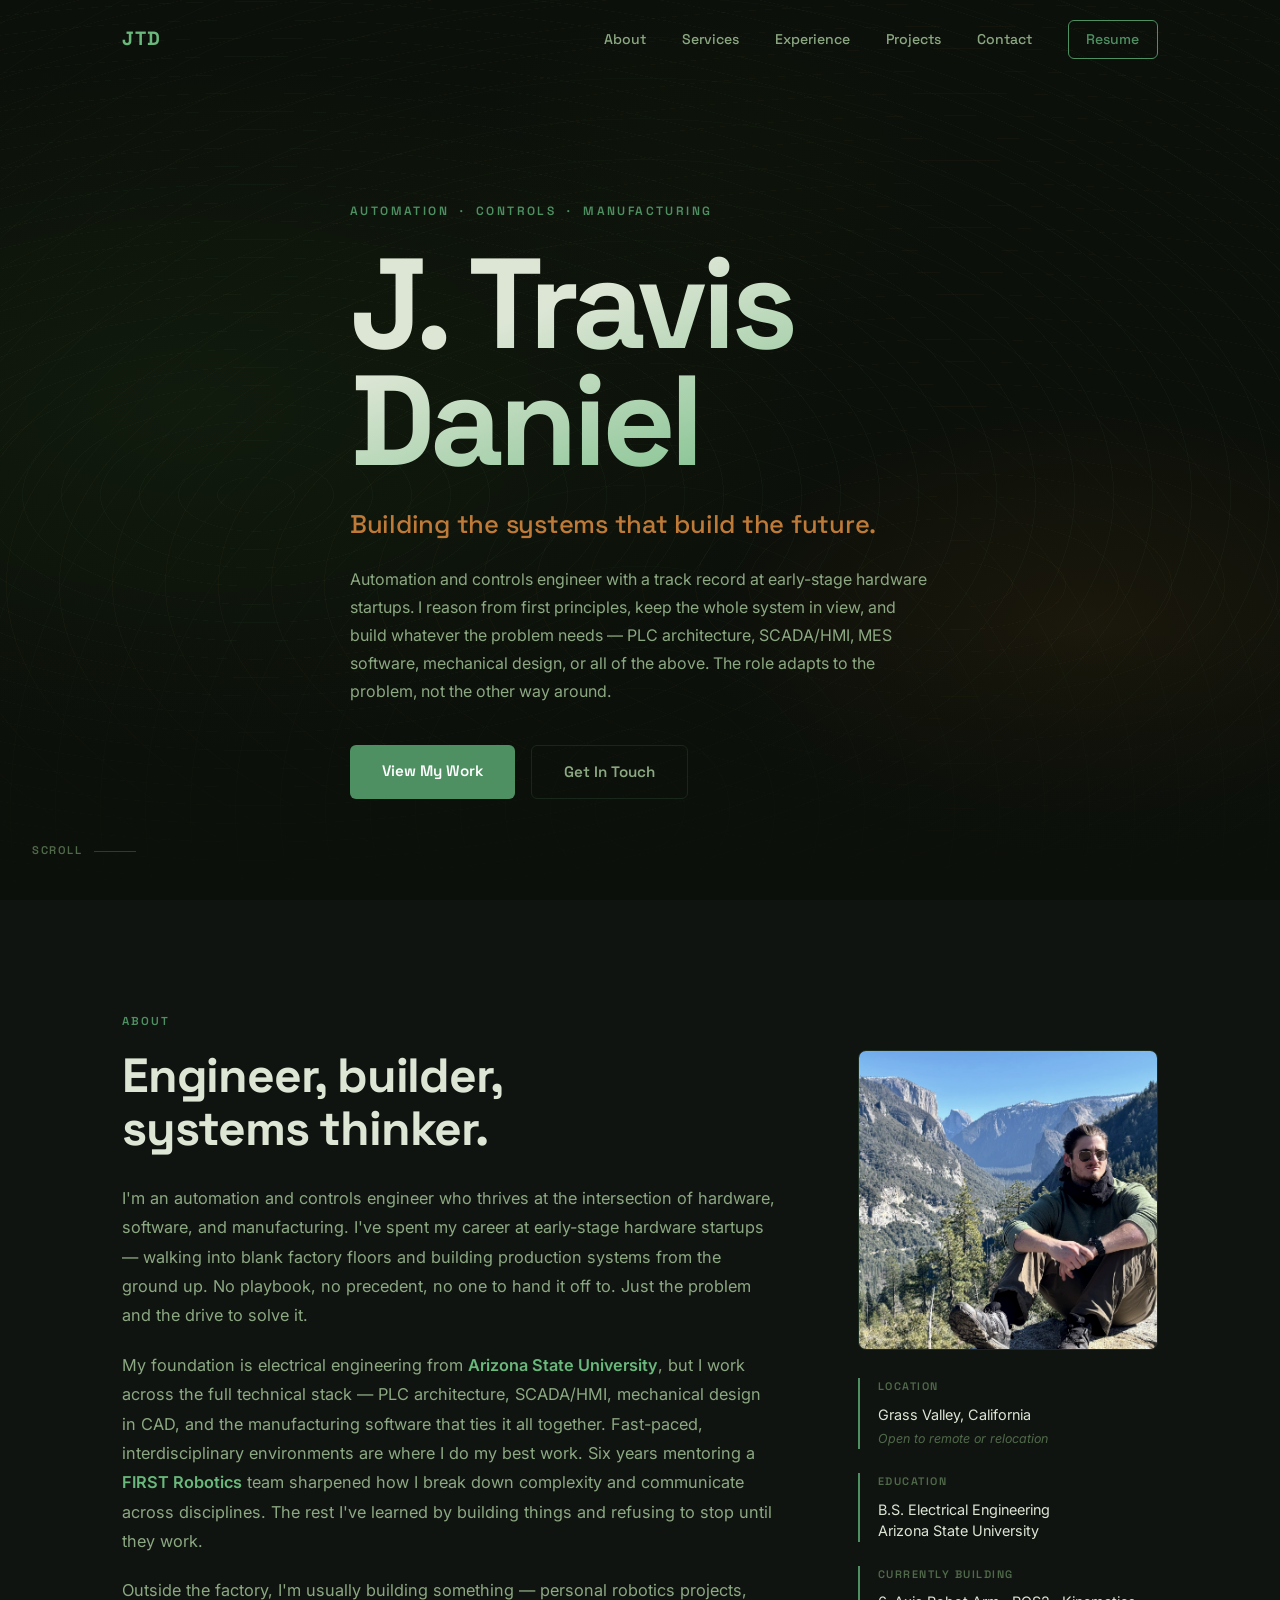
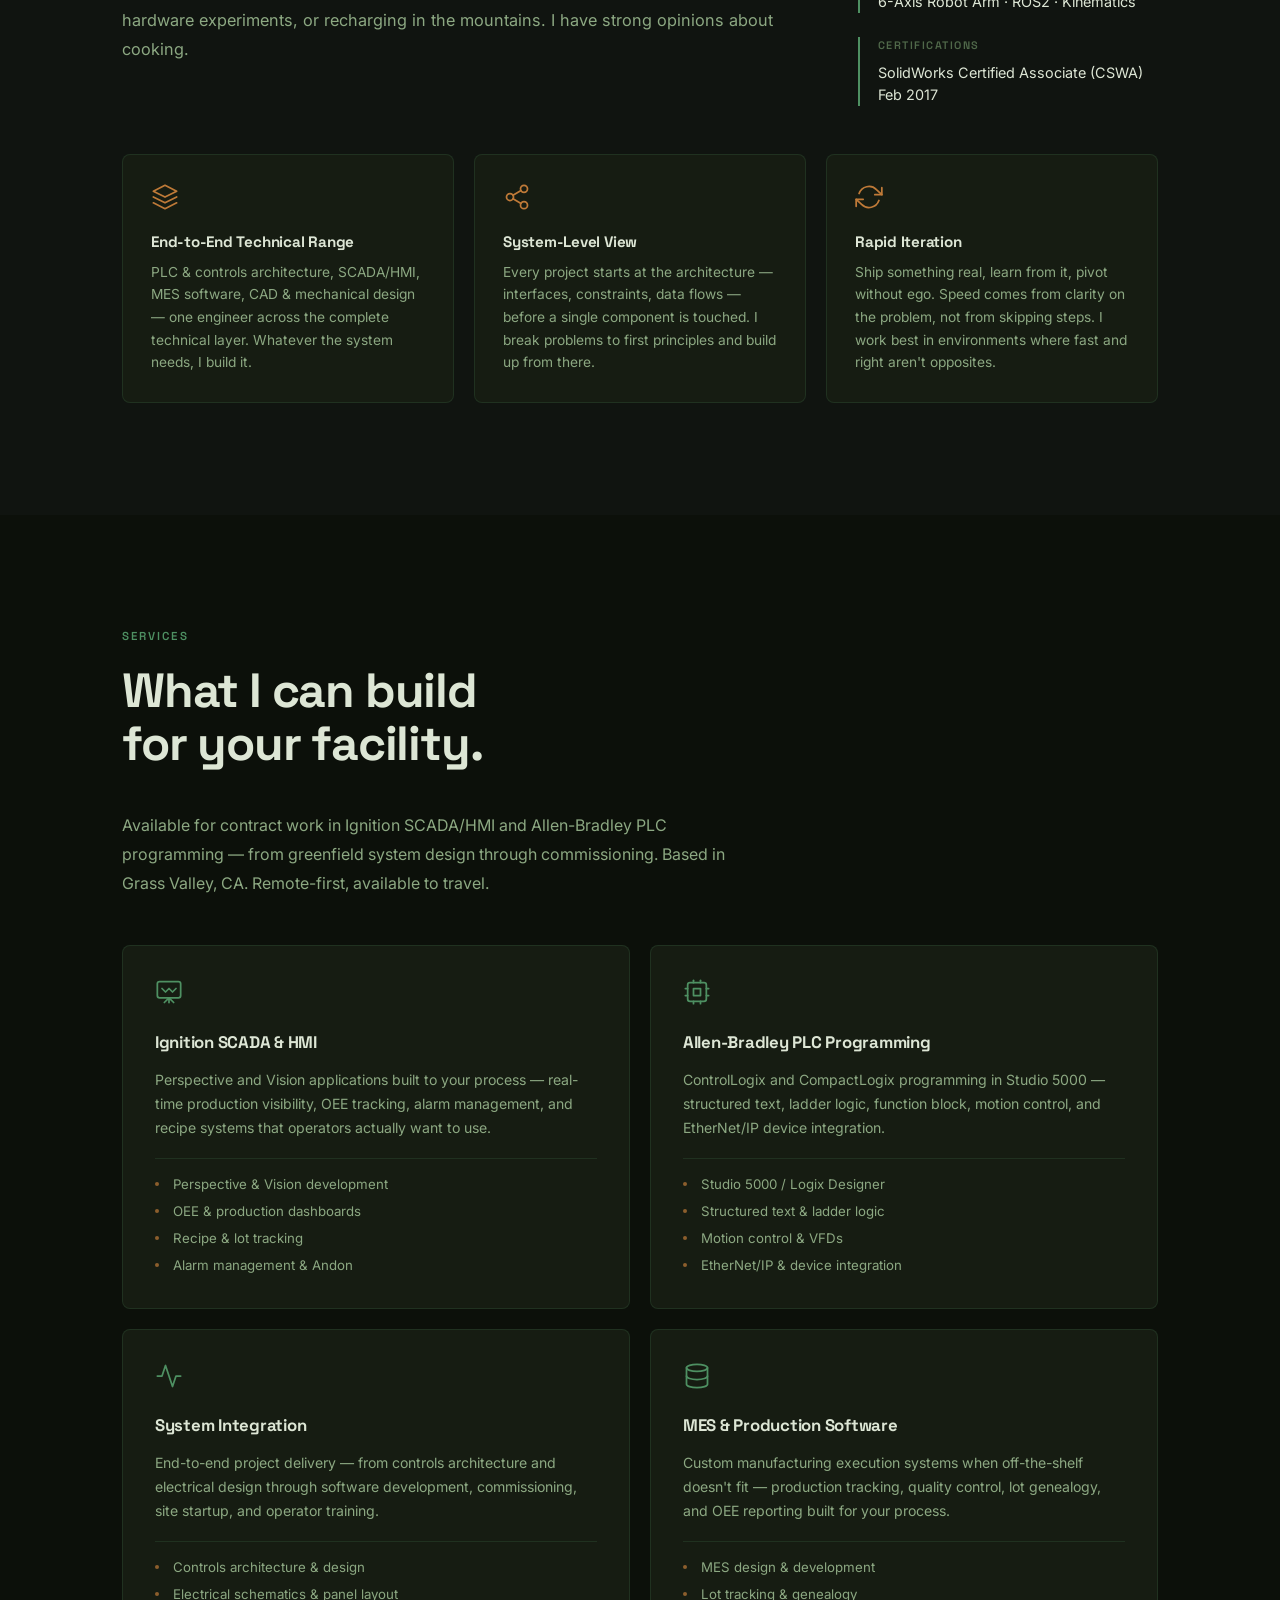
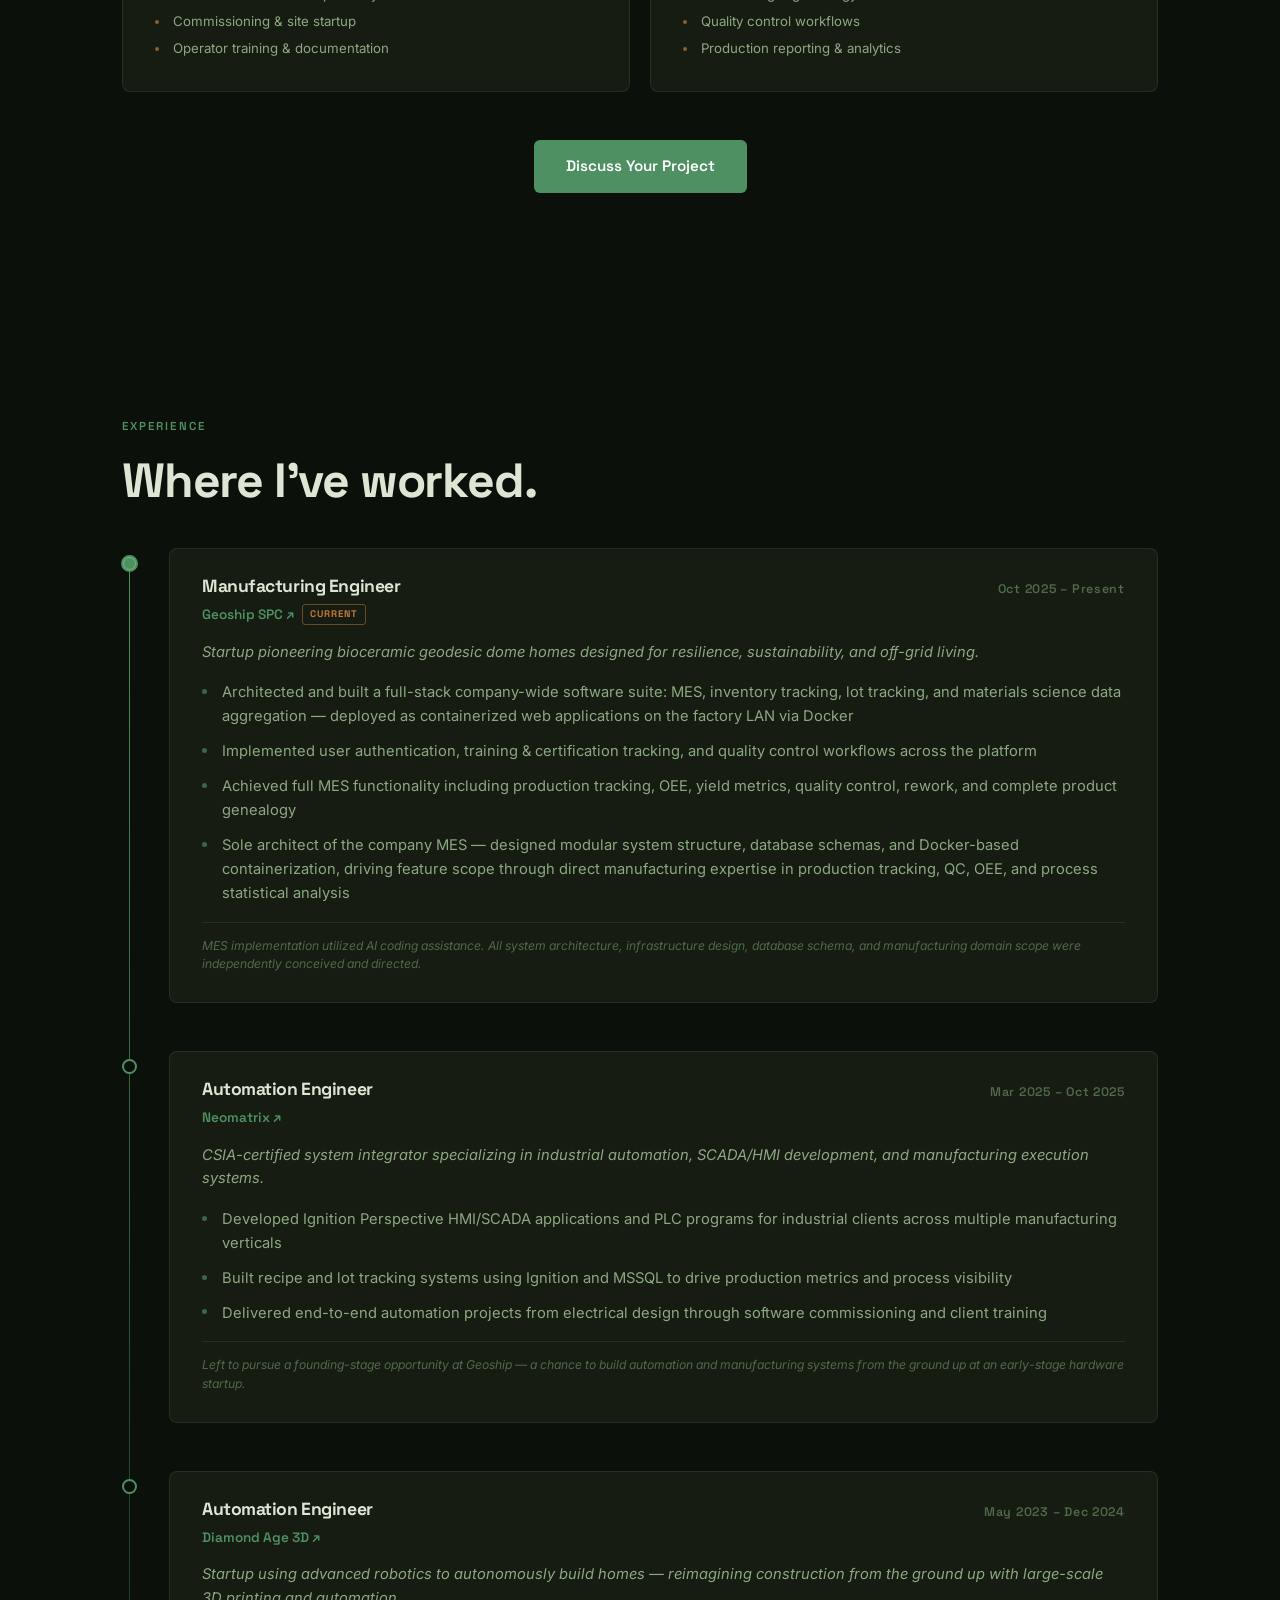
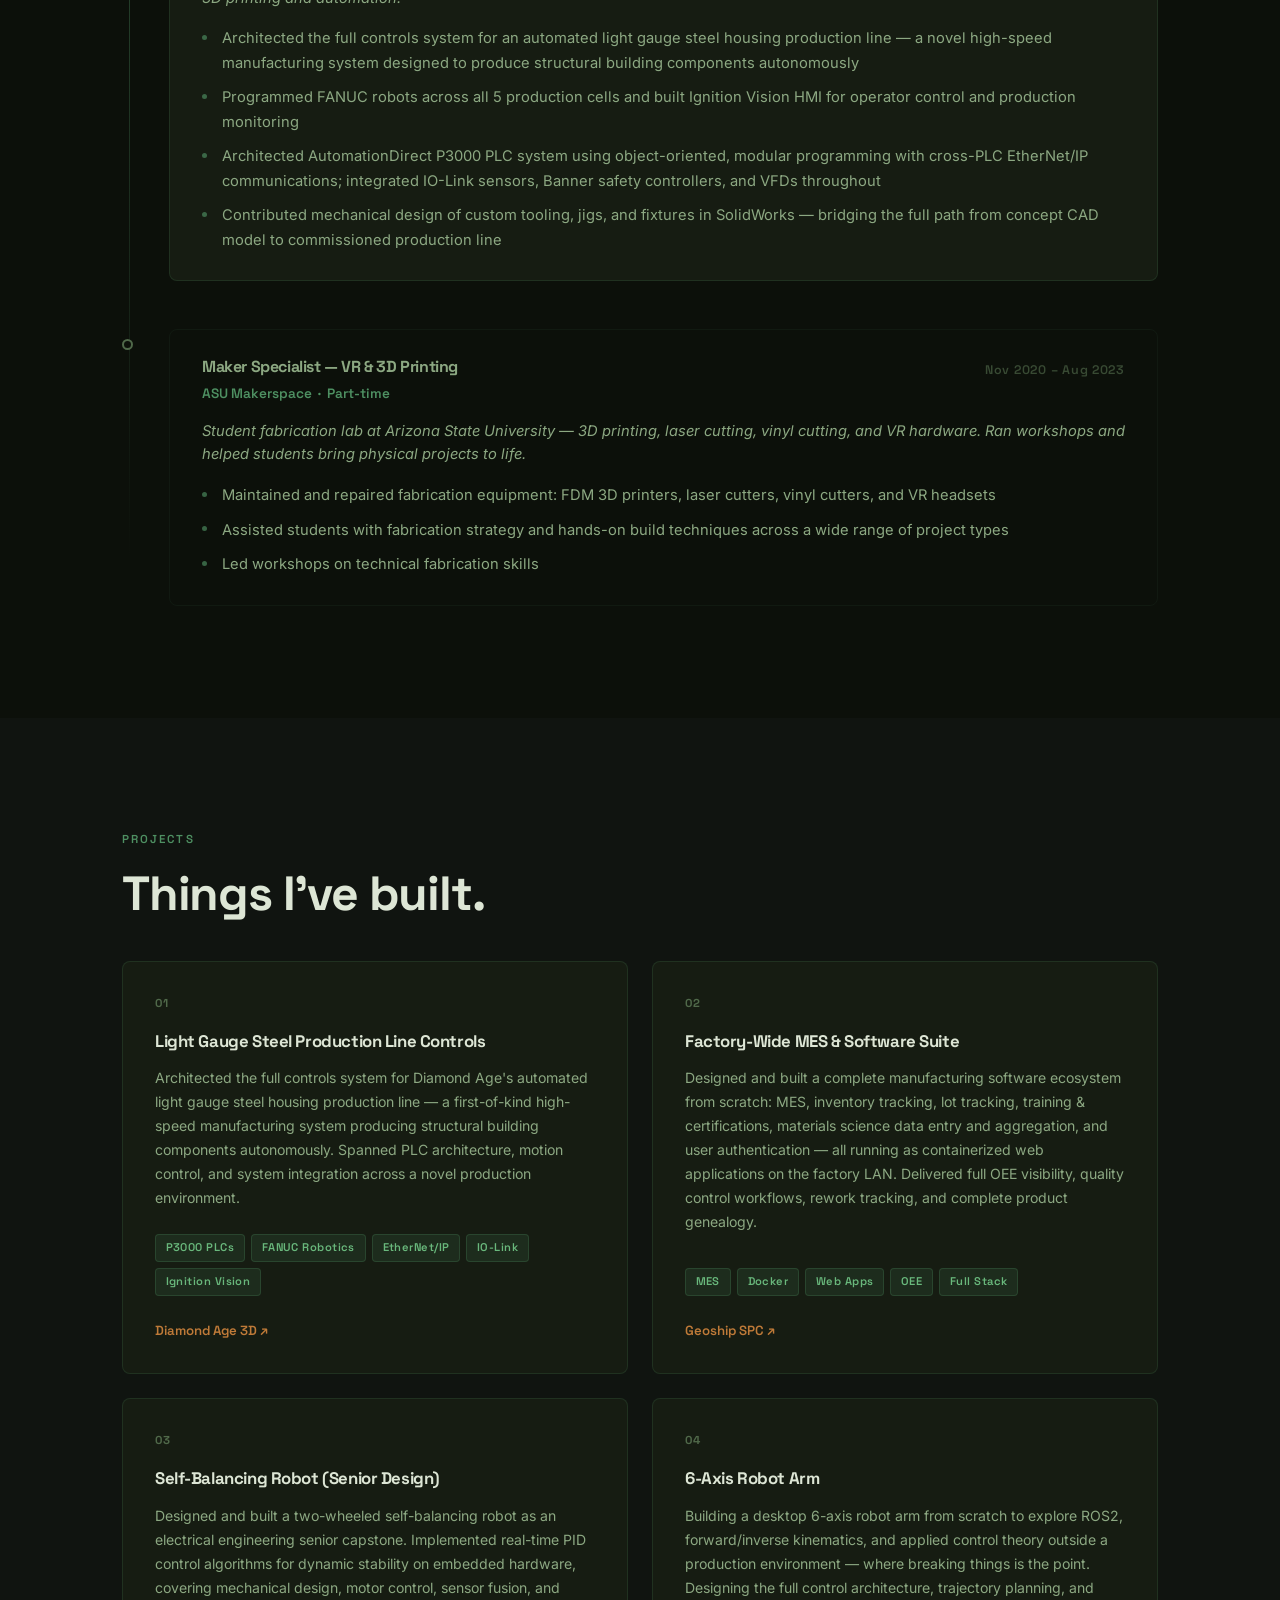
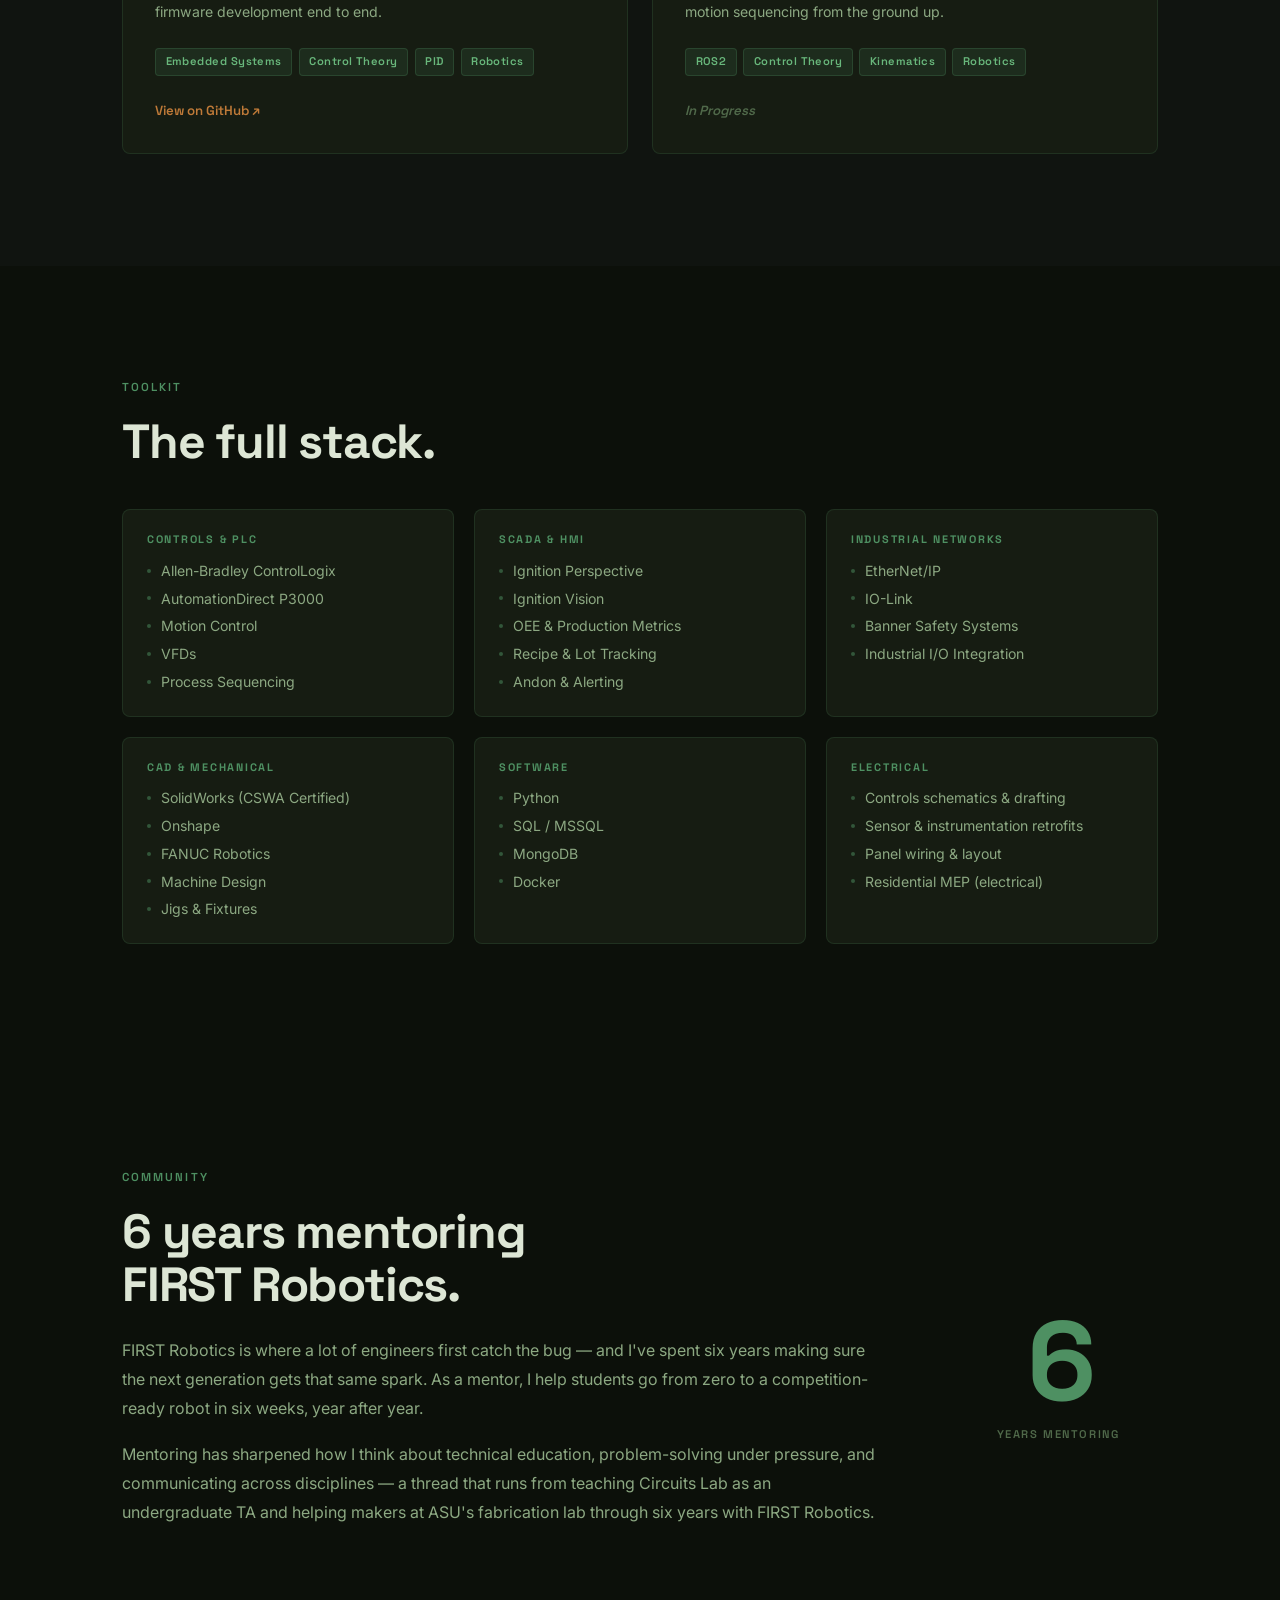
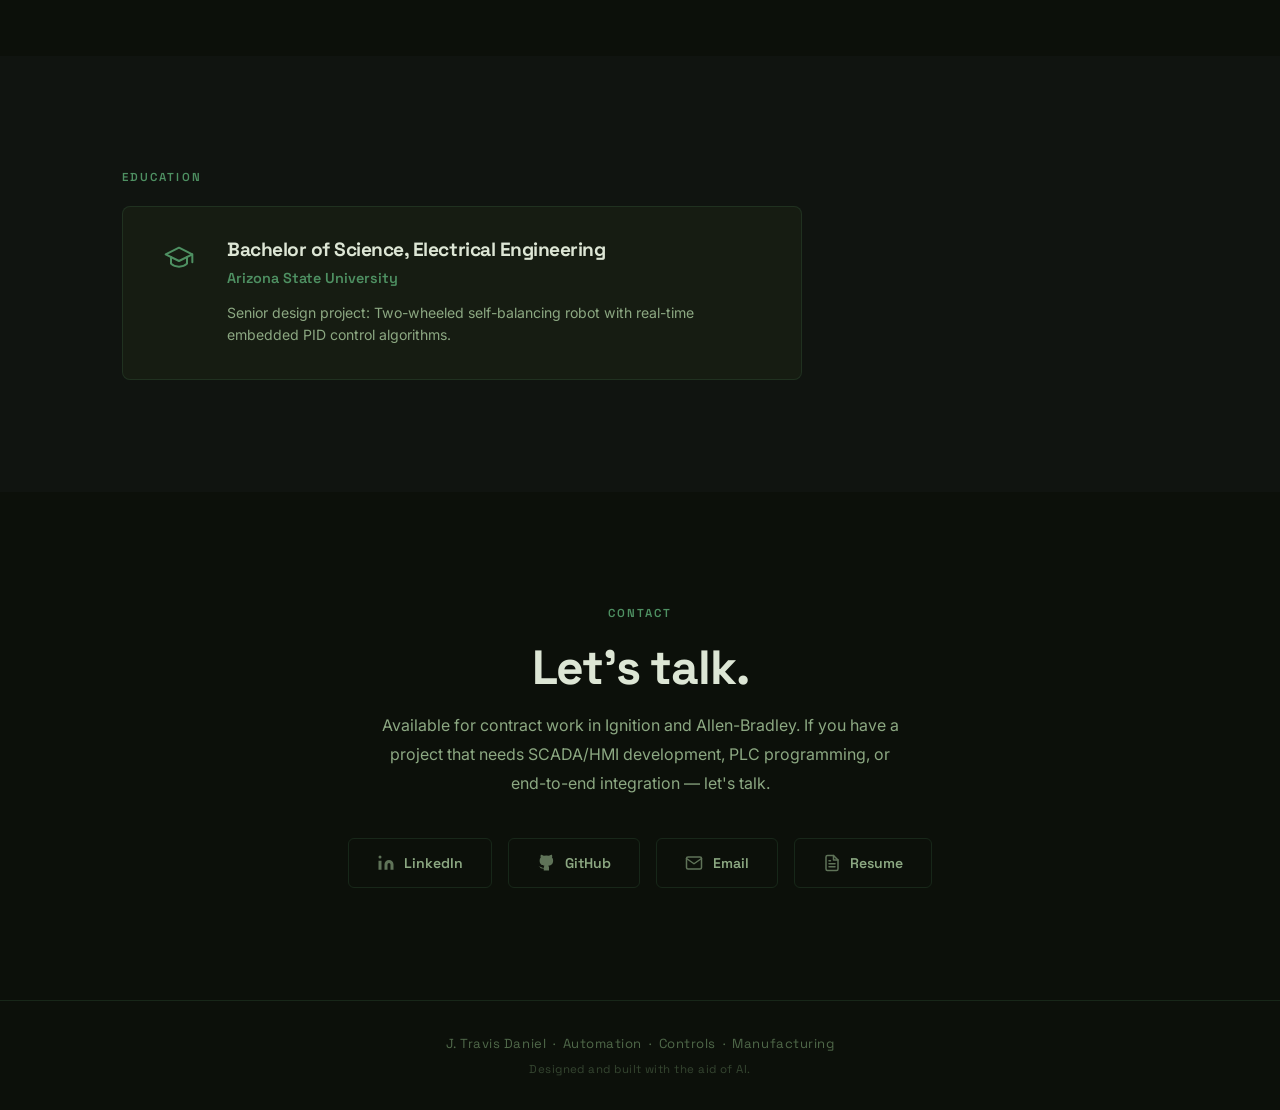
<file: index.html>
<!DOCTYPE html>
<html lang="en">
<head>
  <meta charset="UTF-8">
  <meta name="viewport" content="width=device-width, initial-scale=1.0">
  <title>J. Travis Daniel — Automation, Controls &amp; Manufacturing Engineer</title>
  <meta name="description" content="Automation and controls engineer with a track record at early-stage hardware startups. PLC architecture, SCADA/HMI, MES software, mechanical design — the role adapts to the problem.">
  <meta name="author" content="J. Travis Daniel">
  <link rel="preconnect" href="https://fonts.googleapis.com">
  <link rel="preconnect" href="https://fonts.gstatic.com" crossorigin>
  <link href="https://fonts.googleapis.com/css2?family=Space+Grotesk:wght@400;500;600;700&family=Inter:ital,wght@0,300;0,400;0,500;1,400&display=swap" rel="stylesheet">
  <link rel="icon" type="image/svg+xml" href="favicon.svg">
  <meta property="og:title" content="J. Travis Daniel — Automation, Controls &amp; Manufacturing Engineer">
  <meta property="og:description" content="Automation and controls engineer with a track record at early-stage hardware startups. PLC architecture, SCADA/HMI, MES software, mechanical design — the role adapts to the problem.">
  <meta property="og:type" content="website">
  <meta property="og:url" content="https://jtdaniel.github.io">
  <meta name="twitter:card" content="summary">
  <meta name="twitter:title" content="J. Travis Daniel — Automation, Controls &amp; Manufacturing Engineer">
  <meta name="twitter:description" content="Automation and controls engineer with a track record at early-stage hardware startups.">
  <link rel="stylesheet" href="style.css">
</head>
<body>

  <!-- ── Navigation ─────────────────────────────────────────── -->
  <nav class="nav" id="nav">
    <div class="nav-container">
      <a href="#" class="nav-logo">JTD</a>
      <div class="nav-links" id="navLinks">
        <a href="#about">About</a>
        <a href="#services">Services</a>
        <a href="#experience">Experience</a>
        <a href="#projects">Projects</a>
        <a href="#contact">Contact</a>
        <a href="resume.html" class="nav-cta" target="_blank">Resume</a>
      </div>
      <button class="nav-toggle" id="navToggle" aria-label="Toggle navigation">
        <span></span>
        <span></span>
        <span></span>
      </button>
    </div>
  </nav>

  <!-- ── Hero ───────────────────────────────────────────────── -->
  <section class="hero" id="hero">
    <div class="hero-bg"></div>
    <div class="hero-content">
      <span class="hero-eyebrow">Automation &nbsp;·&nbsp; Controls &nbsp;·&nbsp; Manufacturing</span>
      <h1 class="hero-name">J. Travis<br>Daniel</h1>
      <p class="hero-sub">Building the systems that build the future.</p>
      <p class="hero-desc">Automation and controls engineer with a track record at early-stage hardware startups. I reason from first principles, keep the whole system in view, and build whatever the problem needs — PLC architecture, SCADA/HMI, MES software, mechanical design, or all of the above. The role adapts to the problem, not the other way around.</p>
      <div class="hero-actions">
        <a href="#projects" class="btn btn-primary">View My Work</a>
        <a href="#contact" class="btn btn-ghost">Get In Touch</a>
      </div>
    </div>
    <div class="hero-scroll" aria-hidden="true">
      <span>Scroll</span>
      <div class="scroll-line"></div>
    </div>
  </section>

  <!-- ── About ──────────────────────────────────────────────── -->
  <section class="section about" id="about">
    <div class="container">
      <div class="section-label">About</div>
      <div class="about-grid">
        <div class="about-text">
          <h2 class="section-title">Engineer, builder,<br>systems thinker.</h2>
          <p>I'm an automation and controls engineer who thrives at the intersection of hardware, software, and manufacturing. I've spent my career at early-stage hardware startups — walking into blank factory floors and building production systems from the ground up. No playbook, no precedent, no one to hand it off to. Just the problem and the drive to solve it.</p>
          <p>My foundation is electrical engineering from <strong>Arizona State University</strong>, but I work across the full technical stack — PLC architecture, SCADA/HMI, mechanical design in CAD, and the manufacturing software that ties it all together. Fast-paced, interdisciplinary environments are where I do my best work. Six years mentoring a <strong>FIRST Robotics</strong> team sharpened how I break down complexity and communicate across disciplines. The rest I've learned by building things and refusing to stop until they work.</p>
          <p>Outside the factory, I'm usually building something — personal robotics projects, hardware experiments, or recharging in the mountains. I have strong opinions about cooking.</p>
        </div>
        <div class="about-sidebar">
          <div class="about-photo-wrap">
            <img src="files/YosemiteHeadshot.jpg" alt="Travis Daniel" class="about-photo">
          </div>
          <div class="about-facts">
            <div class="about-fact">
              <span class="fact-label">Location</span>
              <span class="fact-value">Grass Valley, California</span>
              <span class="fact-sub">Open to remote or relocation</span>
            </div>
            <div class="about-fact">
              <span class="fact-label">Education</span>
              <span class="fact-value">B.S. Electrical Engineering<br>Arizona State University</span>
            </div>
            <div class="about-fact">
              <span class="fact-label">Currently Building</span>
              <span class="fact-value">6-Axis Robot Arm · ROS2 · Kinematics</span>
            </div>
            <div class="about-fact">
              <span class="fact-label">Certifications</span>
              <span class="fact-value">SolidWorks Certified Associate (CSWA)<br>Feb 2017</span>
            </div>
          </div>
        </div>
      </div>

      <div class="bring-grid">

        <div class="bring-item reveal">
          <div class="bring-icon">
            <svg width="28" height="28" viewBox="0 0 24 24" fill="none" stroke="currentColor" stroke-width="1.5" stroke-linecap="round" stroke-linejoin="round" aria-hidden="true">
              <polygon points="12 2 2 7 12 12 22 7 12 2"/>
              <polyline points="2 17 12 22 22 17"/>
              <polyline points="2 12 12 17 22 12"/>
            </svg>
          </div>
          <h3>End-to-End Technical Range</h3>
          <p>PLC &amp; controls architecture, SCADA/HMI, MES software, CAD &amp; mechanical design — one engineer across the complete technical layer. Whatever the system needs, I build it.</p>
        </div>

        <div class="bring-item reveal">
          <div class="bring-icon">
            <svg width="28" height="28" viewBox="0 0 24 24" fill="none" stroke="currentColor" stroke-width="1.5" stroke-linecap="round" stroke-linejoin="round" aria-hidden="true">
              <circle cx="18" cy="5" r="3"/>
              <circle cx="6" cy="12" r="3"/>
              <circle cx="18" cy="19" r="3"/>
              <line x1="8.59" y1="13.51" x2="15.42" y2="17.49"/>
              <line x1="15.41" y1="6.51" x2="8.59" y2="10.49"/>
            </svg>
          </div>
          <h3>System-Level View</h3>
          <p>Every project starts at the architecture — interfaces, constraints, data flows — before a single component is touched. I break problems to first principles and build up from there.</p>
        </div>

        <div class="bring-item reveal">
          <div class="bring-icon">
            <svg width="28" height="28" viewBox="0 0 24 24" fill="none" stroke="currentColor" stroke-width="1.5" stroke-linecap="round" stroke-linejoin="round" aria-hidden="true">
              <polyline points="23 4 23 10 17 10"/>
              <polyline points="1 20 1 14 7 14"/>
              <path d="M3.51 9a9 9 0 0 1 14.85-3.36L23 10M1 14l4.64 4.36A9 9 0 0 0 20.49 15"/>
            </svg>
          </div>
          <h3>Rapid Iteration</h3>
          <p>Ship something real, learn from it, pivot without ego. Speed comes from clarity on the problem, not from skipping steps. I work best in environments where fast and right aren't opposites.</p>
        </div>

      </div>
    </div>
  </section>

  <!-- ── Services ─────────────────────────────────────────────── -->
  <section class="section services" id="services">
    <div class="container">
      <div class="section-label">Services</div>
      <h2 class="section-title">What I can build<br>for your facility.</h2>
      <p class="services-intro">Available for contract work in Ignition SCADA/HMI and Allen-Bradley PLC programming — from greenfield system design through commissioning. Based in Grass Valley, CA. Remote-first, available to travel.</p>
      <div class="services-grid">

        <div class="service-card reveal">
          <div class="service-icon">
            <svg width="28" height="28" viewBox="0 0 24 24" fill="none" stroke="currentColor" stroke-width="1.5" stroke-linecap="round" stroke-linejoin="round" aria-hidden="true">
              <rect x="2" y="3" width="20" height="14" rx="2"/>
              <polyline points="8 21 12 17 16 21"/>
              <line x1="12" y1="17" x2="12" y2="21"/>
              <polyline points="6 9 9 12 12 9 15 12 18 9"/>
            </svg>
          </div>
          <h3>Ignition SCADA &amp; HMI</h3>
          <p>Perspective and Vision applications built to your process — real-time production visibility, OEE tracking, alarm management, and recipe systems that operators actually want to use.</p>
          <ul class="service-bullets">
            <li>Perspective &amp; Vision development</li>
            <li>OEE &amp; production dashboards</li>
            <li>Recipe &amp; lot tracking</li>
            <li>Alarm management &amp; Andon</li>
          </ul>
        </div>

        <div class="service-card reveal">
          <div class="service-icon">
            <svg width="28" height="28" viewBox="0 0 24 24" fill="none" stroke="currentColor" stroke-width="1.5" stroke-linecap="round" stroke-linejoin="round" aria-hidden="true">
              <rect x="4" y="4" width="16" height="16" rx="2"/>
              <rect x="9" y="9" width="6" height="6"/>
              <line x1="9" y1="2" x2="9" y2="4"/>
              <line x1="15" y1="2" x2="15" y2="4"/>
              <line x1="9" y1="20" x2="9" y2="22"/>
              <line x1="15" y1="20" x2="15" y2="22"/>
              <line x1="2" y1="9" x2="4" y2="9"/>
              <line x1="2" y1="15" x2="4" y2="15"/>
              <line x1="20" y1="9" x2="22" y2="9"/>
              <line x1="20" y1="15" x2="22" y2="15"/>
            </svg>
          </div>
          <h3>Allen-Bradley PLC Programming</h3>
          <p>ControlLogix and CompactLogix programming in Studio 5000 — structured text, ladder logic, function block, motion control, and EtherNet/IP device integration.</p>
          <ul class="service-bullets">
            <li>Studio 5000 / Logix Designer</li>
            <li>Structured text &amp; ladder logic</li>
            <li>Motion control &amp; VFDs</li>
            <li>EtherNet/IP &amp; device integration</li>
          </ul>
        </div>

        <div class="service-card reveal">
          <div class="service-icon">
            <svg width="28" height="28" viewBox="0 0 24 24" fill="none" stroke="currentColor" stroke-width="1.5" stroke-linecap="round" stroke-linejoin="round" aria-hidden="true">
              <polyline points="22 12 18 12 15 21 9 3 6 12 2 12"/>
            </svg>
          </div>
          <h3>System Integration</h3>
          <p>End-to-end project delivery — from controls architecture and electrical design through software development, commissioning, site startup, and operator training.</p>
          <ul class="service-bullets">
            <li>Controls architecture &amp; design</li>
            <li>Electrical schematics &amp; panel layout</li>
            <li>Commissioning &amp; site startup</li>
            <li>Operator training &amp; documentation</li>
          </ul>
        </div>

        <div class="service-card reveal">
          <div class="service-icon">
            <svg width="28" height="28" viewBox="0 0 24 24" fill="none" stroke="currentColor" stroke-width="1.5" stroke-linecap="round" stroke-linejoin="round" aria-hidden="true">
              <ellipse cx="12" cy="5" rx="9" ry="3"/>
              <path d="M21 12c0 1.66-4 3-9 3s-9-1.34-9-3"/>
              <path d="M3 5v14c0 1.66 4 3 9 3s9-1.34 9-3V5"/>
            </svg>
          </div>
          <h3>MES &amp; Production Software</h3>
          <p>Custom manufacturing execution systems when off-the-shelf doesn't fit — production tracking, quality control, lot genealogy, and OEE reporting built for your process.</p>
          <ul class="service-bullets">
            <li>MES design &amp; development</li>
            <li>Lot tracking &amp; genealogy</li>
            <li>Quality control workflows</li>
            <li>Production reporting &amp; analytics</li>
          </ul>
        </div>

      </div>
      <div class="services-cta">
        <a href="#contact" class="btn btn-primary">Discuss Your Project</a>
      </div>
    </div>
  </section>

  <!-- ── Experience ─────────────────────────────────────────── -->
  <section class="section experience" id="experience">
    <div class="container">
      <div class="section-label">Experience</div>
      <h2 class="section-title">Where I've worked.</h2>
      <div class="timeline">

        <div class="timeline-item current-role reveal">
          <div class="timeline-marker"></div>
          <div class="timeline-content">
            <div class="timeline-header">
              <div>
                <h3 class="job-title">Manufacturing Engineer</h3>
                <a href="https://geoship.is" class="company-link" target="_blank" rel="noopener">Geoship SPC ↗</a><span class="job-badge">Current</span>
              </div>
              <span class="job-date">Oct 2025 – Present</span>
            </div>
            <p class="job-desc">Startup pioneering bioceramic geodesic dome homes designed for resilience, sustainability, and off-grid living.</p>
            <ul class="job-bullets">
              <li>Architected and built a full-stack company-wide software suite: MES, inventory tracking, lot tracking, and materials science data aggregation — deployed as containerized web applications on the factory LAN via Docker</li>
              <li>Implemented user authentication, training &amp; certification tracking, and quality control workflows across the platform</li>
              <li>Achieved full MES functionality including production tracking, OEE, yield metrics, quality control, rework, and complete product genealogy</li>
              <li>Sole architect of the company MES — designed modular system structure, database schemas, and Docker-based containerization, driving feature scope through direct manufacturing expertise in production tracking, QC, OEE, and process statistical analysis</li>
            </ul>
            <p class="job-note">MES implementation utilized AI coding assistance. All system architecture, infrastructure design, database schema, and manufacturing domain scope were independently conceived and directed.</p>
          </div>
        </div>

        <div class="timeline-item reveal">
          <div class="timeline-marker"></div>
          <div class="timeline-content">
            <div class="timeline-header">
              <div>
                <h3 class="job-title">Automation Engineer</h3>
                <a href="https://neomatrixinc.com" class="company-link" target="_blank" rel="noopener">Neomatrix ↗</a>
              </div>
              <span class="job-date">Mar 2025 – Oct 2025</span>
            </div>
            <p class="job-desc">CSIA-certified system integrator specializing in industrial automation, SCADA/HMI development, and manufacturing execution systems.</p>
            <ul class="job-bullets">
              <li>Developed Ignition Perspective HMI/SCADA applications and PLC programs for industrial clients across multiple manufacturing verticals</li>
              <li>Built recipe and lot tracking systems using Ignition and MSSQL to drive production metrics and process visibility</li>
              <li>Delivered end-to-end automation projects from electrical design through software commissioning and client training</li>
            </ul>
            <p class="job-note">Left to pursue a founding-stage opportunity at Geoship — a chance to build automation and manufacturing systems from the ground up at an early-stage hardware startup.</p>
          </div>
        </div>

        <div class="timeline-item reveal">
          <div class="timeline-marker"></div>
          <div class="timeline-content">
            <div class="timeline-header">
              <div>
                <h3 class="job-title">Automation Engineer</h3>
                <a href="https://www.linkedin.com/company/diamond-age" class="company-link" target="_blank" rel="noopener">Diamond Age 3D ↗</a>
              </div>
              <span class="job-date">May 2023 – Dec 2024</span>
            </div>
            <p class="job-desc">Startup using advanced robotics to autonomously build homes — reimagining construction from the ground up with large-scale 3D printing and automation.</p>
            <ul class="job-bullets">
              <li>Architected the full controls system for an automated light gauge steel housing production line — a novel high-speed manufacturing system designed to produce structural building components autonomously</li>
              <li>Programmed FANUC robots across all 5 production cells and built Ignition Vision HMI for operator control and production monitoring</li>
              <li>Architected AutomationDirect P3000 PLC system using object-oriented, modular programming with cross-PLC EtherNet/IP communications; integrated IO-Link sensors, Banner safety controllers, and VFDs throughout</li>
              <li>Contributed mechanical design of custom tooling, jigs, and fixtures in SolidWorks — bridging the full path from concept CAD model to commissioned production line</li>
            </ul>
          </div>
        </div>

        <div class="timeline-item secondary reveal">
          <div class="timeline-marker"></div>
          <div class="timeline-content">
            <div class="timeline-header">
              <div>
                <h3 class="job-title">Maker Specialist — VR &amp; 3D Printing</h3>
                <span class="company-link">ASU Makerspace &nbsp;·&nbsp; Part-time</span>
              </div>
              <span class="job-date">Nov 2020 – Aug 2023</span>
            </div>
            <p class="job-desc">Student fabrication lab at Arizona State University — 3D printing, laser cutting, vinyl cutting, and VR hardware. Ran workshops and helped students bring physical projects to life.</p>
            <ul class="job-bullets">
              <li>Maintained and repaired fabrication equipment: FDM 3D printers, laser cutters, vinyl cutters, and VR headsets</li>
              <li>Assisted students with fabrication strategy and hands-on build techniques across a wide range of project types</li>
              <li>Led workshops on technical fabrication skills</li>
            </ul>
          </div>
        </div>

      </div>
    </div>
  </section>

  <!-- ── Projects ───────────────────────────────────────────── -->
  <section class="section projects" id="projects">
    <div class="container">
      <div class="section-label">Projects</div>
      <h2 class="section-title">Things I've built.</h2>
      <div class="projects-grid">

        <div class="project-card reveal">
          <div class="project-num">01</div>
          <h3 class="project-title">Light Gauge Steel Production Line Controls</h3>
          <p class="project-desc">Architected the full controls system for Diamond Age's automated light gauge steel housing production line — a first-of-kind high-speed manufacturing system producing structural building components autonomously. Spanned PLC architecture, motion control, and system integration across a novel production environment.</p>
          <div class="project-tags">
            <span>P3000 PLCs</span>
            <span>FANUC Robotics</span>
            <span>EtherNet/IP</span>
            <span>IO-Link</span>
            <span>Ignition Vision</span>
          </div>
          <a href="https://www.linkedin.com/company/diamond-age" class="project-link" target="_blank" rel="noopener">Diamond Age 3D ↗</a>
        </div>

        <div class="project-card reveal">
          <div class="project-num">02</div>
          <h3 class="project-title">Factory-Wide MES &amp; Software Suite</h3>
          <p class="project-desc">Designed and built a complete manufacturing software ecosystem from scratch: MES, inventory tracking, lot tracking, training &amp; certifications, materials science data entry and aggregation, and user authentication — all running as containerized web applications on the factory LAN. Delivered full OEE visibility, quality control workflows, rework tracking, and complete product genealogy.</p>
          <div class="project-tags">
            <span>MES</span>
            <span>Docker</span>
            <span>Web Apps</span>
            <span>OEE</span>
            <span>Full Stack</span>
          </div>
          <a href="https://geoship.is" class="project-link" target="_blank" rel="noopener">Geoship SPC ↗</a>
        </div>

        <div class="project-card reveal">
          <div class="project-num">03</div>
          <h3 class="project-title">Self-Balancing Robot (Senior Design)</h3>
          <p class="project-desc">Designed and built a two-wheeled self-balancing robot as an electrical engineering senior capstone. Implemented real-time PID control algorithms for dynamic stability on embedded hardware, covering mechanical design, motor control, sensor fusion, and firmware development end to end.</p>
          <div class="project-tags">
            <span>Embedded Systems</span>
            <span>Control Theory</span>
            <span>PID</span>
            <span>Robotics</span>
          </div>
          <a href="https://github.com/JTDaniel/SegwayRobot" class="project-link" target="_blank" rel="noopener">View on GitHub ↗</a>
        </div>

        <div class="project-card reveal">
          <div class="project-num">04</div>
          <h3 class="project-title">6-Axis Robot Arm</h3>
          <p class="project-desc">Building a desktop 6-axis robot arm from scratch to explore ROS2, forward/inverse kinematics, and applied control theory outside a production environment — where breaking things is the point. Designing the full control architecture, trajectory planning, and motion sequencing from the ground up.</p>
          <div class="project-tags">
            <span>ROS2</span>
            <span>Control Theory</span>
            <span>Kinematics</span>
            <span>Robotics</span>
          </div>
          <span class="project-wip">In Progress</span>
        </div>

      </div>
    </div>
  </section>

  <!-- ── Skills ───────────────────────────────────────────────── -->
  <section class="section skills-section" id="skills">
    <div class="container">
      <div class="section-label">Toolkit</div>
      <h2 class="section-title">The full stack.</h2>
      <div class="skills-domains">

        <div class="skill-domain reveal">
          <h3>Controls &amp; PLC</h3>
          <ul>
            <li>Allen-Bradley ControlLogix</li>
            <li>AutomationDirect P3000</li>
            <li>Motion Control</li>
            <li>VFDs</li>
            <li>Process Sequencing</li>
          </ul>
        </div>

        <div class="skill-domain reveal">
          <h3>SCADA &amp; HMI</h3>
          <ul>
            <li>Ignition Perspective</li>
            <li>Ignition Vision</li>
            <li>OEE &amp; Production Metrics</li>
            <li>Recipe &amp; Lot Tracking</li>
            <li>Andon &amp; Alerting</li>
          </ul>
        </div>

        <div class="skill-domain reveal">
          <h3>Industrial Networks</h3>
          <ul>
            <li>EtherNet/IP</li>
            <li>IO-Link</li>
            <li>Banner Safety Systems</li>
            <li>Industrial I/O Integration</li>
          </ul>
        </div>

        <div class="skill-domain reveal">
          <h3>CAD &amp; Mechanical</h3>
          <ul>
            <li>SolidWorks (CSWA Certified)</li>
            <li>Onshape</li>
            <li>FANUC Robotics</li>
            <li>Machine Design</li>
            <li>Jigs &amp; Fixtures</li>
          </ul>
        </div>

        <div class="skill-domain reveal">
          <h3>Software</h3>
          <ul>
            <li>Python</li>
            <li>SQL / MSSQL</li>
            <li>MongoDB</li>
            <li>Docker</li>
          </ul>
        </div>

        <div class="skill-domain reveal">
          <h3>Electrical</h3>
          <ul>
            <li>Controls schematics &amp; drafting</li>
            <li>Sensor &amp; instrumentation retrofits</li>
            <li>Panel wiring &amp; layout</li>
            <li>Residential MEP (electrical)</li>
          </ul>
        </div>

      </div>
    </div>
  </section>

  <!-- ── FIRST Robotics ──────────────────────────────────────── -->
  <section class="section mentorship" id="mentorship">
    <div class="container">
      <div class="section-label">Community</div>
      <div class="mentorship-content reveal">
        <div class="mentorship-text">
          <h2 class="section-title">6 years mentoring<br>FIRST Robotics.</h2>
          <p>FIRST Robotics is where a lot of engineers first catch the bug — and I've spent six years making sure the next generation gets that same spark. As a mentor, I help students go from zero to a competition-ready robot in six weeks, year after year.</p>
          <p>Mentoring has sharpened how I think about technical education, problem-solving under pressure, and communicating across disciplines — a thread that runs from teaching Circuits Lab as an undergraduate TA and helping makers at ASU's fabrication lab through six years with FIRST Robotics.</p>
        </div>
        <div class="mentorship-stat">
          <span class="stat-number">6</span>
          <span class="stat-label">Years Mentoring</span>
        </div>
      </div>
    </div>
  </section>

  <!-- ── Education ──────────────────────────────────────────── -->
  <section class="section education" id="education">
    <div class="container">
      <div class="section-label">Education</div>
      <div class="edu-card reveal">
        <div class="edu-icon">
          <svg width="32" height="32" viewBox="0 0 24 24" fill="none" stroke="currentColor" stroke-width="1.5" stroke-linecap="round" stroke-linejoin="round" aria-hidden="true">
            <path d="M22 10v6M2 10l10-5 10 5-10 5z"/>
            <path d="M6 12v5c3 3 9 3 12 0v-5"/>
          </svg>
        </div>
        <div class="edu-text">
          <h3>Bachelor of Science, Electrical Engineering</h3>
          <p class="edu-school">Arizona State University</p>
          <p class="edu-note">Senior design project: Two-wheeled self-balancing robot with real-time embedded PID control algorithms.</p>
        </div>
      </div>
    </div>
  </section>

  <!-- ── Contact ────────────────────────────────────────────── -->
  <section class="section contact" id="contact">
    <div class="container">
      <div class="section-label">Contact</div>
      <h2 class="section-title">Let's talk.</h2>
      <p class="contact-desc">Available for contract work in Ignition and Allen-Bradley. If you have a project that needs SCADA/HMI development, PLC programming, or end-to-end integration — let's talk.</p>
      <div class="contact-links">
        <a href="https://www.linkedin.com/in/j-travis-daniel/" class="contact-btn" target="_blank" rel="noopener">
          <svg width="18" height="18" viewBox="0 0 24 24" fill="currentColor" aria-hidden="true"><path d="M16 8a6 6 0 0 1 6 6v7h-4v-7a2 2 0 0 0-2-2 2 2 0 0 0-2 2v7h-4v-7a6 6 0 0 1 6-6z"/><rect x="2" y="9" width="4" height="12"/><circle cx="4" cy="4" r="2"/></svg>
          LinkedIn
        </a>
        <a href="https://github.com/JTDaniel" class="contact-btn" target="_blank" rel="noopener">
          <svg width="18" height="18" viewBox="0 0 24 24" fill="currentColor" aria-hidden="true"><path d="M9 19c-5 1.5-5-2.5-7-3m14 6v-3.87a3.37 3.37 0 0 0-.94-2.61c3.14-.35 6.44-1.54 6.44-7A5.44 5.44 0 0 0 20 4.77 5.07 5.07 0 0 0 19.91 1S18.73.65 16 2.48a13.38 13.38 0 0 0-7 0C6.27.65 5.09 1 5.09 1A5.07 5.07 0 0 0 5 4.77a5.44 5.44 0 0 0-1.5 3.78c0 5.42 3.3 6.61 6.44 7A3.37 3.37 0 0 0 9 18.13V22"/></svg>
          GitHub
        </a>
        <a href="mailto:trvsdaniel@gmail.com" class="contact-btn">
          <svg width="18" height="18" viewBox="0 0 24 24" fill="none" stroke="currentColor" stroke-width="2" stroke-linecap="round" stroke-linejoin="round" aria-hidden="true"><path d="M4 4h16c1.1 0 2 .9 2 2v12c0 1.1-.9 2-2 2H4c-1.1 0-2-.9-2-2V6c0-1.1.9-2 2-2z"/><polyline points="22,6 12,13 2,6"/></svg>
          Email
        </a>
        <a href="resume.html" class="contact-btn" target="_blank">
          <svg width="18" height="18" viewBox="0 0 24 24" fill="none" stroke="currentColor" stroke-width="2" stroke-linecap="round" stroke-linejoin="round" aria-hidden="true"><path d="M14 2H6a2 2 0 0 0-2 2v16a2 2 0 0 0 2 2h12a2 2 0 0 0 2-2V8z"/><polyline points="14 2 14 8 20 8"/><line x1="16" y1="13" x2="8" y2="13"/><line x1="16" y1="17" x2="8" y2="17"/><polyline points="10 9 9 9 8 9"/></svg>
          Resume
        </a>
      </div>
    </div>
  </section>

  <footer class="footer">
    <div class="container">
      <p>J. Travis Daniel &nbsp;·&nbsp; Automation &nbsp;·&nbsp; Controls &nbsp;·&nbsp; Manufacturing</p>
      <p class="footer-note">Designed and built with the aid of AI.</p>
    </div>
  </footer>

  <script src="script.js"></script>
</body>
</html>
</file>
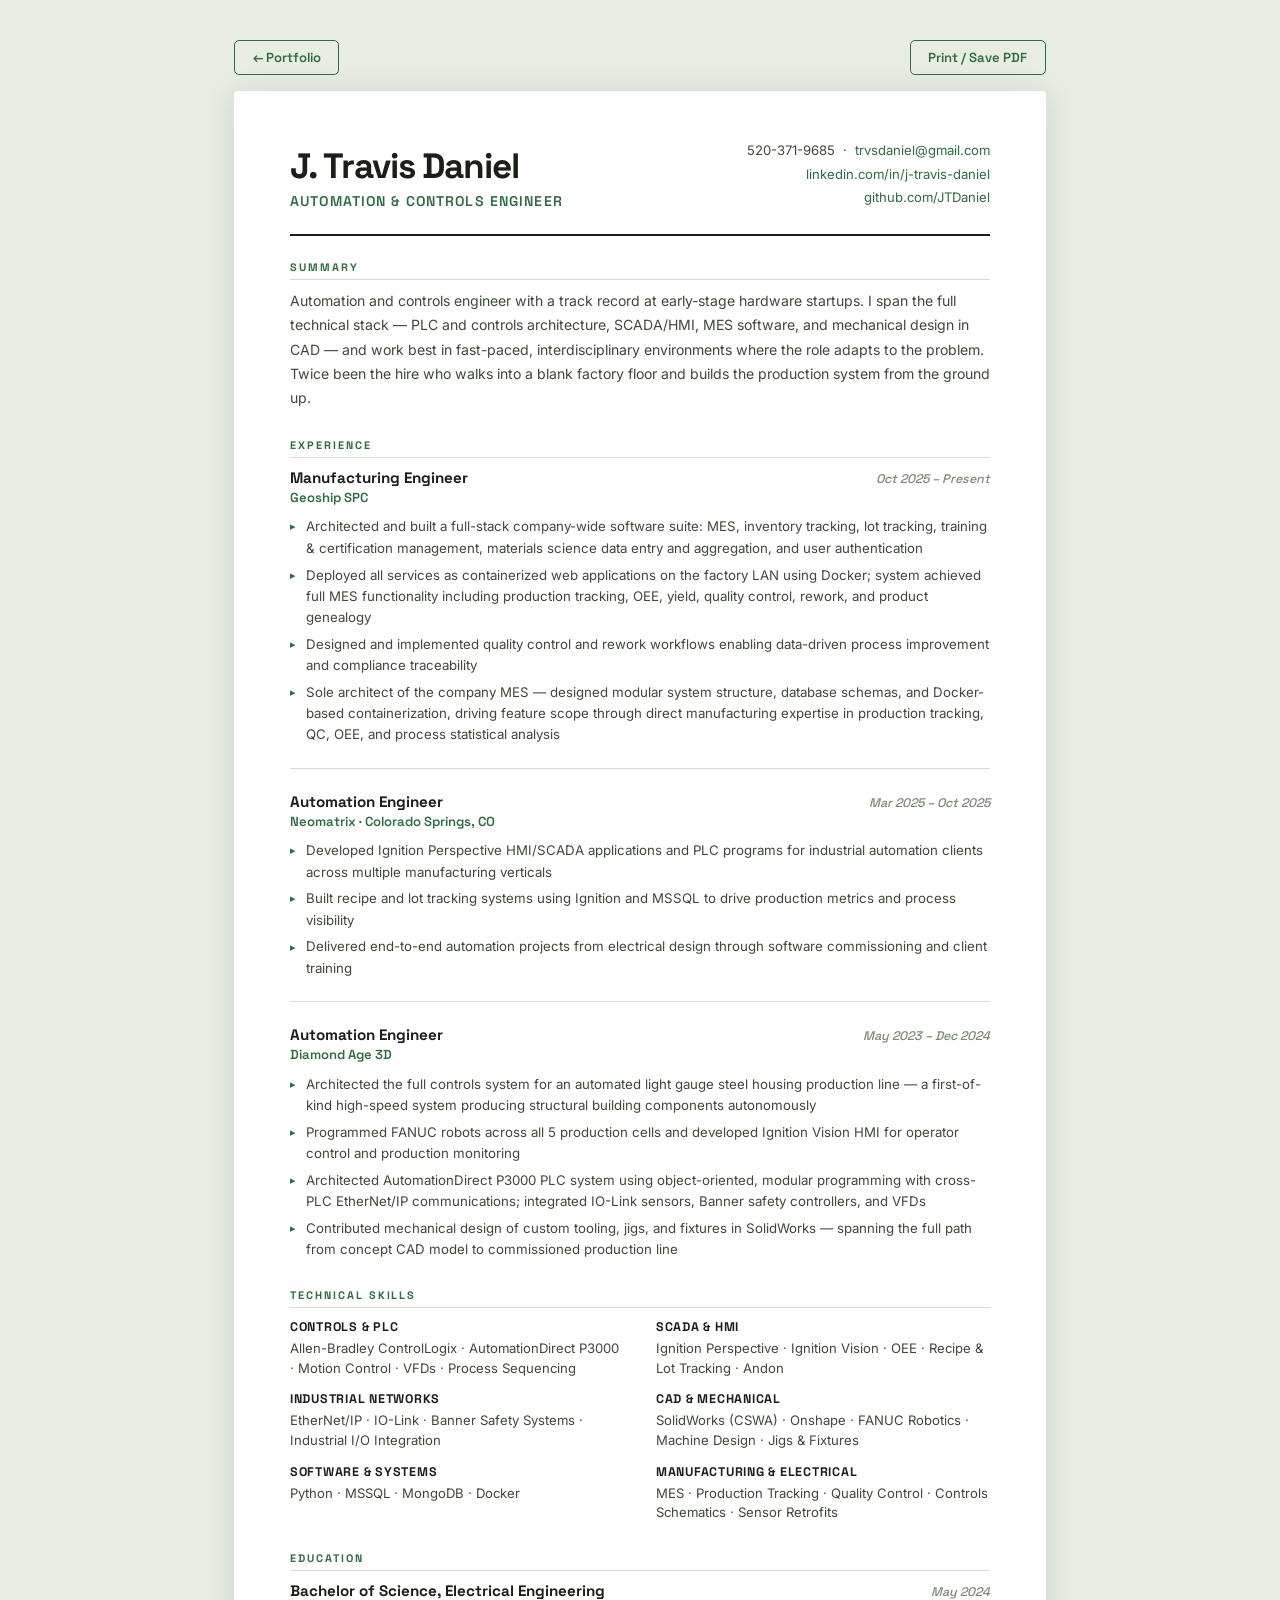
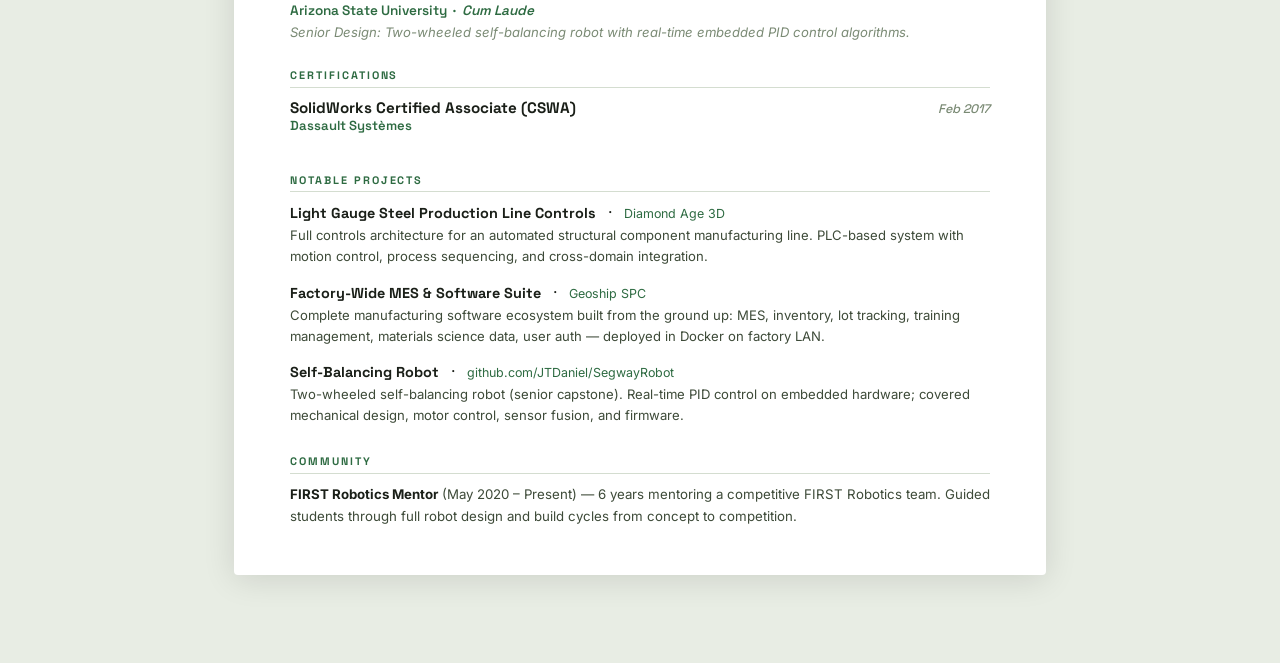
<file: resume.html>
<!DOCTYPE html>
<html lang="en">
<head>
  <meta charset="UTF-8">
  <meta name="viewport" content="width=device-width, initial-scale=1.0">
  <title>Resume — J. Travis Daniel | Automation, Controls &amp; Manufacturing Engineer</title>
  <link rel="icon" type="image/svg+xml" href="favicon.svg">
  <link rel="preconnect" href="https://fonts.googleapis.com">
  <link rel="preconnect" href="https://fonts.gstatic.com" crossorigin>
  <link href="https://fonts.googleapis.com/css2?family=Space+Grotesk:wght@400;500;600;700&family=Inter:wght@300;400;500&display=swap" rel="stylesheet">
  <style>
    /* ── Variables ─────────────────────────────────────────── */
    :root {
      --green:       #2e6b42;
      --green-mid:   #3d8a56;
      --amber:       #9a5e20;
      --text:        #1a1f18;
      --text-2:      #3d4a38;
      --text-muted:  #7a8a74;
      --border:      #d4ddd0;
      --bg:          #ffffff;
      --bg-rule:     #c8d4c2;
    }

    /* ── Reset ─────────────────────────────────────────────── */
    *, *::before, *::after { box-sizing: border-box; margin: 0; padding: 0; }

    body {
      background: #e8ede4;
      font-family: 'Inter', Georgia, serif;
      color: var(--text);
      -webkit-font-smoothing: antialiased;
    }

    /* ── Screen wrapper ────────────────────────────────────── */
    .page-wrap {
      max-width: 860px;
      margin: 2.5rem auto;
      padding: 0 1.5rem 3rem;
    }

    .print-bar {
      display: flex;
      justify-content: flex-end;
      margin-bottom: 1rem;
    }

    .print-bar a {
      font-family: 'Space Grotesk', sans-serif;
      font-size: 0.82rem;
      font-weight: 600;
      color: var(--green);
      text-decoration: none;
      padding: 0.5rem 1.1rem;
      border: 1.5px solid var(--green);
      border-radius: 5px;
      transition: background 0.2s, color 0.2s;
    }

    .print-bar a:hover {
      background: var(--green);
      color: #fff;
    }

    .back-link {
      font-family: 'Space Grotesk', sans-serif;
      font-size: 0.82rem;
      font-weight: 600;
      color: var(--text-muted);
      text-decoration: none;
      margin-right: auto;
      transition: color 0.2s;
    }

    .back-link:hover { color: var(--text); }

    /* ── Resume sheet ──────────────────────────────────────── */
    .resume {
      background: var(--bg);
      padding: 3rem 3.5rem;
      box-shadow: 0 4px 32px rgba(0,0,0,0.12);
      border-radius: 4px;
    }

    /* ── Header ────────────────────────────────────────────── */
    .resume-header {
      display: flex;
      justify-content: space-between;
      align-items: flex-end;
      margin-bottom: 1.5rem;
      padding-bottom: 1.5rem;
      border-bottom: 2px solid var(--text);
      gap: 2rem;
    }

    .resume-name {
      font-family: 'Space Grotesk', sans-serif;
      font-size: 2.2rem;
      font-weight: 700;
      letter-spacing: -0.03em;
      color: var(--text);
      line-height: 1.1;
    }

    .resume-title {
      font-family: 'Space Grotesk', sans-serif;
      font-size: 0.88rem;
      font-weight: 600;
      letter-spacing: 0.08em;
      text-transform: uppercase;
      color: var(--green);
      margin-top: 0.4rem;
    }

    .resume-contact {
      text-align: right;
      font-size: 0.82rem;
      color: var(--text-2);
      line-height: 1.8;
    }

    .resume-contact a {
      color: var(--green);
      text-decoration: none;
    }

    .resume-contact a:hover {
      text-decoration: underline;
    }

    /* ── Sections ──────────────────────────────────────────── */
    .resume-section {
      margin-bottom: 1.75rem;
    }

    .resume-section:last-child {
      margin-bottom: 0;
    }

    .section-head {
      font-family: 'Space Grotesk', sans-serif;
      font-size: 0.68rem;
      font-weight: 700;
      letter-spacing: 0.18em;
      text-transform: uppercase;
      color: var(--green);
      margin-bottom: 0.6rem;
      padding-bottom: 0.3rem;
      border-bottom: 1px solid var(--border);
    }

    /* ── Summary ───────────────────────────────────────────── */
    .summary-text {
      font-size: 0.88rem;
      line-height: 1.72;
      color: var(--text-2);
    }

    /* ── Experience ────────────────────────────────────────── */
    .exp-item {
      margin-bottom: 1.4rem;
      padding-bottom: 1.4rem;
      border-bottom: 1px solid var(--border);
    }

    .exp-item:last-child {
      margin-bottom: 0;
      padding-bottom: 0;
      border-bottom: none;
    }

    .exp-row {
      display: flex;
      justify-content: space-between;
      align-items: baseline;
      gap: 1rem;
      flex-wrap: wrap;
      margin-bottom: 0.15rem;
    }

    .exp-title {
      font-family: 'Space Grotesk', sans-serif;
      font-size: 0.95rem;
      font-weight: 700;
      color: var(--text);
    }

    .exp-date {
      font-family: 'Space Grotesk', sans-serif;
      font-size: 0.78rem;
      font-weight: 500;
      color: var(--text-muted);
      white-space: nowrap;
      font-style: italic;
    }

    .exp-company {
      font-family: 'Space Grotesk', sans-serif;
      font-size: 0.82rem;
      font-weight: 600;
      color: var(--green);
      margin-bottom: 0.65rem;
    }

    .exp-bullets {
      list-style: none;
      display: flex;
      flex-direction: column;
      gap: 0.35rem;
    }

    .exp-bullets li {
      font-size: 0.83rem;
      line-height: 1.6;
      color: var(--text-2);
      padding-left: 1rem;
      position: relative;
    }

    .exp-bullets li::before {
      content: '▸';
      position: absolute;
      left: 0;
      color: var(--green);
      font-size: 0.7rem;
      top: 0.18em;
    }

    /* ── Education ─────────────────────────────────────────── */
    .edu-row {
      display: flex;
      justify-content: space-between;
      align-items: baseline;
      gap: 1rem;
      flex-wrap: wrap;
    }

    .edu-degree {
      font-family: 'Space Grotesk', sans-serif;
      font-size: 0.95rem;
      font-weight: 700;
      color: var(--text);
    }

    .edu-school-name {
      font-family: 'Space Grotesk', sans-serif;
      font-size: 0.85rem;
      font-weight: 600;
      color: var(--green);
      margin-top: 0.15rem;
    }

    .edu-note {
      font-size: 0.82rem;
      color: var(--text-muted);
      margin-top: 0.3rem;
      font-style: italic;
    }

    /* ── Skills ────────────────────────────────────────────── */
    .skills-grid {
      display: grid;
      grid-template-columns: repeat(2, 1fr);
      gap: 0.75rem 2rem;
    }

    .skill-group {
      font-size: 0.82rem;
      color: var(--text-2);
      line-height: 1.5;
    }

    .skill-group strong {
      font-family: 'Space Grotesk', sans-serif;
      font-weight: 700;
      color: var(--text);
      display: block;
      font-size: 0.78rem;
      text-transform: uppercase;
      letter-spacing: 0.06em;
      margin-bottom: 0.15rem;
    }

    /* ── Projects ──────────────────────────────────────────── */
    .project-item {
      margin-bottom: 0.9rem;
    }

    .project-item:last-child {
      margin-bottom: 0;
    }

    .proj-title-row {
      display: flex;
      align-items: baseline;
      gap: 0.75rem;
      flex-wrap: wrap;
    }

    .proj-name {
      font-family: 'Space Grotesk', sans-serif;
      font-size: 0.9rem;
      font-weight: 700;
      color: var(--text);
    }

    .proj-link {
      font-size: 0.78rem;
      color: var(--green);
      text-decoration: none;
    }

    .proj-link:hover {
      text-decoration: underline;
    }

    .proj-desc {
      font-size: 0.82rem;
      line-height: 1.6;
      color: var(--text-2);
      margin-top: 0.2rem;
    }

    /* ── Community ─────────────────────────────────────────── */
    .community-text {
      font-size: 0.83rem;
      color: var(--text-2);
      line-height: 1.65;
    }

    .community-text strong {
      color: var(--text);
    }

    /* ── Print styles ──────────────────────────────────────── */
    @media print {
      body {
        background: white;
      }

      .page-wrap {
        max-width: none;
        margin: 0;
        padding: 0;
      }

      .print-bar {
        display: none;
      }

      .resume {
        box-shadow: none;
        border-radius: 0;
        padding: 1.5rem 2rem;
        min-height: 100vh;
      }

      .resume-name { font-size: 1.9rem; }

      a { color: inherit !important; }
    }

    @media (max-width: 600px) {
      .resume {
        padding: 2rem 1.5rem;
      }

      .resume-header {
        flex-direction: column;
        align-items: flex-start;
      }

      .resume-contact {
        text-align: left;
      }

      .skills-grid {
        grid-template-columns: 1fr;
      }
    }
  </style>
</head>
<body>

  <div class="page-wrap">
    <div class="print-bar">
      <a href="index.html" class="back-link">← Portfolio</a>
      <a href="#" onclick="window.print(); return false;">Print / Save PDF</a>
    </div>

    <div class="resume">

      <!-- Header -->
      <header class="resume-header">
        <div>
          <div class="resume-name">J. Travis Daniel</div>
          <div class="resume-title">Automation &amp; Controls Engineer</div>
        </div>
        <div class="resume-contact">
          520-371-9685 &nbsp;·&nbsp; <a href="mailto:trvsdaniel@gmail.com">trvsdaniel@gmail.com</a><br>
          <a href="https://www.linkedin.com/in/j-travis-daniel/" target="_blank">linkedin.com/in/j-travis-daniel</a><br>
          <a href="https://github.com/JTDaniel" target="_blank">github.com/JTDaniel</a>
        </div>
      </header>

      <!-- Summary -->
      <section class="resume-section">
        <div class="section-head">Summary</div>
        <p class="summary-text">
          Automation and controls engineer with a track record at early-stage hardware startups. I span the full technical stack — PLC and controls architecture, SCADA/HMI, MES software, and mechanical design in CAD — and work best in fast-paced, interdisciplinary environments where the role adapts to the problem. Twice been the hire who walks into a blank factory floor and builds the production system from the ground up.
        </p>
      </section>

      <!-- Experience -->
      <section class="resume-section">
        <div class="section-head">Experience</div>

        <div class="exp-item">
          <div class="exp-row">
            <span class="exp-title">Manufacturing Engineer</span>
            <span class="exp-date">Oct 2025 – Present</span>
          </div>
          <div class="exp-company">Geoship SPC</div>
          <ul class="exp-bullets">
            <li>Architected and built a full-stack company-wide software suite: MES, inventory tracking, lot tracking, training &amp; certification management, materials science data entry and aggregation, and user authentication</li>
            <li>Deployed all services as containerized web applications on the factory LAN using Docker; system achieved full MES functionality including production tracking, OEE, yield, quality control, rework, and product genealogy</li>
            <li>Designed and implemented quality control and rework workflows enabling data-driven process improvement and compliance traceability</li>
            <li>Sole architect of the company MES — designed modular system structure, database schemas, and Docker-based containerization, driving feature scope through direct manufacturing expertise in production tracking, QC, OEE, and process statistical analysis</li>
          </ul>
        </div>

        <div class="exp-item">
          <div class="exp-row">
            <span class="exp-title">Automation Engineer</span>
            <span class="exp-date">Mar 2025 – Oct 2025</span>
          </div>
          <div class="exp-company">Neomatrix · Colorado Springs, CO</div>
          <ul class="exp-bullets">
            <li>Developed Ignition Perspective HMI/SCADA applications and PLC programs for industrial automation clients across multiple manufacturing verticals</li>
            <li>Built recipe and lot tracking systems using Ignition and MSSQL to drive production metrics and process visibility</li>
            <li>Delivered end-to-end automation projects from electrical design through software commissioning and client training</li>
          </ul>
        </div>

        <div class="exp-item">
          <div class="exp-row">
            <span class="exp-title">Automation Engineer</span>
            <span class="exp-date">May 2023 – Dec 2024</span>
          </div>
          <div class="exp-company">Diamond Age 3D</div>
          <ul class="exp-bullets">
            <li>Architected the full controls system for an automated light gauge steel housing production line — a first-of-kind high-speed system producing structural building components autonomously</li>
            <li>Programmed FANUC robots across all 5 production cells and developed Ignition Vision HMI for operator control and production monitoring</li>
            <li>Architected AutomationDirect P3000 PLC system using object-oriented, modular programming with cross-PLC EtherNet/IP communications; integrated IO-Link sensors, Banner safety controllers, and VFDs</li>
            <li>Contributed mechanical design of custom tooling, jigs, and fixtures in SolidWorks — spanning the full path from concept CAD model to commissioned production line</li>
          </ul>
        </div>

      </section>

      <!-- Skills -->
      <section class="resume-section">
        <div class="section-head">Technical Skills</div>
        <div class="skills-grid">
          <div class="skill-group">
            <strong>Controls &amp; PLC</strong>
            Allen-Bradley ControlLogix · AutomationDirect P3000 · Motion Control · VFDs · Process Sequencing
          </div>
          <div class="skill-group">
            <strong>SCADA &amp; HMI</strong>
            Ignition Perspective · Ignition Vision · OEE · Recipe &amp; Lot Tracking · Andon
          </div>
          <div class="skill-group">
            <strong>Industrial Networks</strong>
            EtherNet/IP · IO-Link · Banner Safety Systems · Industrial I/O Integration
          </div>
          <div class="skill-group">
            <strong>CAD &amp; Mechanical</strong>
            SolidWorks (CSWA) · Onshape · FANUC Robotics · Machine Design · Jigs &amp; Fixtures
          </div>
          <div class="skill-group">
            <strong>Software &amp; Systems</strong>
            Python · MSSQL · MongoDB · Docker
          </div>
          <div class="skill-group">
            <strong>Manufacturing &amp; Electrical</strong>
            MES · Production Tracking · Quality Control · Controls Schematics · Sensor Retrofits
          </div>
        </div>
      </section>

      <!-- Education -->
      <section class="resume-section">
        <div class="section-head">Education</div>
        <div class="edu-row">
          <div>
            <div class="edu-degree">Bachelor of Science, Electrical Engineering</div>
            <div class="edu-school-name">Arizona State University &nbsp;·&nbsp; <em>Cum Laude</em></div>
            <div class="edu-note">Senior Design: Two-wheeled self-balancing robot with real-time embedded PID control algorithms.</div>
          </div>
          <span class="exp-date">May 2024</span>
        </div>
      </section>

      <!-- Certifications -->
      <section class="resume-section">
        <div class="section-head">Certifications</div>
        <div class="exp-row">
          <div>
            <span class="exp-title">SolidWorks Certified Associate (CSWA)</span>
            <div class="exp-company">Dassault Systèmes</div>
          </div>
          <span class="exp-date">Feb 2017</span>
        </div>
      </section>

      <!-- Projects -->
      <section class="resume-section">
        <div class="section-head">Notable Projects</div>

        <div class="project-item">
          <div class="proj-title-row">
            <span class="proj-name">Light Gauge Steel Production Line Controls</span>
            <span>·</span>
            <span class="proj-link">Diamond Age 3D</span>
          </div>
          <div class="proj-desc">Full controls architecture for an automated structural component manufacturing line. PLC-based system with motion control, process sequencing, and cross-domain integration.</div>
        </div>

        <div class="project-item">
          <div class="proj-title-row">
            <span class="proj-name">Factory-Wide MES &amp; Software Suite</span>
            <span>·</span>
            <span class="proj-link">Geoship SPC</span>
          </div>
          <div class="proj-desc">Complete manufacturing software ecosystem built from the ground up: MES, inventory, lot tracking, training management, materials science data, user auth — deployed in Docker on factory LAN.</div>
        </div>

        <div class="project-item">
          <div class="proj-title-row">
            <span class="proj-name">Self-Balancing Robot</span>
            <span>·</span>
            <a href="https://github.com/JTDaniel/SegwayRobot" class="proj-link" target="_blank">github.com/JTDaniel/SegwayRobot</a>
          </div>
          <div class="proj-desc">Two-wheeled self-balancing robot (senior capstone). Real-time PID control on embedded hardware; covered mechanical design, motor control, sensor fusion, and firmware.</div>
        </div>
      </section>

      <!-- Community -->
      <section class="resume-section">
        <div class="section-head">Community</div>
        <p class="community-text">
          <strong>FIRST Robotics Mentor</strong> (May 2020 – Present) — 6 years mentoring a competitive FIRST Robotics team. Guided students through full robot design and build cycles from concept to competition.
        </p>
      </section>

    </div><!-- /resume -->
  </div><!-- /page-wrap -->

</body>
</html>
</file>
<file: style.css>
/* ═══════════════════════════════════════════════════════════════
   J. Travis Daniel — Portfolio
   Design: Bold Dark + Nature Accents
   ═══════════════════════════════════════════════════════════════ */

/* ── Variables ─────────────────────────────────────────────── */
:root {
  --bg:           #0c100a;
  --bg-2:         #101410;
  --bg-card:      #161c12;
  --bg-card-hov:  #1c2417;

  --green:        #4e9062;
  --green-light:  #69b87c;
  --green-dim:    rgba(78, 144, 98, 0.15);
  --amber:        #bf7a38;
  --amber-light:  #d4935a;

  --border:       rgba(78, 144, 98, 0.18);
  --border-hov:   rgba(78, 144, 98, 0.4);

  --text:         #dde6d5;
  --text-2:       #8ca882;
  --text-muted:   #50694a;

  --radius:       6px;
  --max-w:        1100px;

  --ease:         cubic-bezier(0.16, 1, 0.3, 1);
}

/* ── Cursor spotlight ──────────────────────────────────────── */
body::before {
  content: '';
  position: fixed;
  inset: 0;
  background: radial-gradient(
    400px circle at var(--mouse-x, -999px) var(--mouse-y, -999px),
    rgba(78, 144, 98, 0.03),
    transparent 70%
  );
  pointer-events: none;
  z-index: 9998;
}

/* ── Scroll progress bar ───────────────────────────────────── */
body::after {
  content: '';
  position: fixed;
  top: 0;
  left: 0;
  height: 2px;
  width: calc(var(--scroll-progress, 0) * 100%);
  background: linear-gradient(to right, var(--green), var(--amber));
  z-index: 9999;
  pointer-events: none;
}

/* ── Reset ─────────────────────────────────────────────────── */
*, *::before, *::after {
  box-sizing: border-box;
  margin: 0;
  padding: 0;
}

html {
  scroll-behavior: smooth;
  scroll-padding-top: 80px;
}

body {
  background: var(--bg);
  color: var(--text);
  font-family: 'Inter', system-ui, -apple-system, sans-serif;
  line-height: 1.6;
  overflow-x: hidden;
  -webkit-font-smoothing: antialiased;
}

/* ── Base Typography ───────────────────────────────────────── */
h1, h2, h3, h4 {
  font-family: 'Space Grotesk', system-ui, sans-serif;
  font-weight: 700;
  line-height: 1.1;
  letter-spacing: -0.025em;
}

a {
  color: inherit;
  text-decoration: none;
}

strong {
  color: var(--green-light);
  font-weight: 600;
}

img {
  display: block;
  max-width: 100%;
}

/* ── Layout Utilities ──────────────────────────────────────── */
.container {
  max-width: var(--max-w);
  margin: 0 auto;
  padding: 0 2rem;
}

.section {
  padding: 7rem 0;
}

.section-label {
  font-family: 'Space Grotesk', sans-serif;
  font-size: 0.72rem;
  font-weight: 600;
  letter-spacing: 0.18em;
  text-transform: uppercase;
  color: var(--green);
  margin-bottom: 1.25rem;
}

.section-title {
  font-size: clamp(2rem, 4vw, 3rem);
  color: var(--text);
  margin-bottom: 2.5rem;
  line-height: 1.1;
}

/* ── Buttons ───────────────────────────────────────────────── */
.btn {
  display: inline-block;
  padding: 0.875rem 2rem;
  border-radius: var(--radius);
  font-family: 'Space Grotesk', sans-serif;
  font-weight: 600;
  font-size: 0.95rem;
  transition: all 0.2s var(--ease);
  cursor: pointer;
  white-space: nowrap;
}

.btn-primary {
  background: var(--green);
  color: #fff;
}

.btn-primary:hover {
  background: var(--green-light);
  box-shadow: 0 8px 24px rgba(78, 144, 98, 0.3);
}

.btn-ghost {
  border: 1.5px solid var(--border);
  color: var(--text-2);
}

.btn-ghost:hover {
  border-color: var(--green);
  color: var(--text);
}

/* ── Scroll Reveal ─────────────────────────────────────────── */
.reveal {
  opacity: 0;
  transform: translateY(28px);
  transition: opacity 0.6s var(--ease), transform 0.6s var(--ease);
}

.reveal.visible {
  opacity: 1;
  transform: translateY(0);
}

/* ── Navigation ────────────────────────────────────────────── */
.nav {
  position: fixed;
  top: 0;
  left: 0;
  right: 0;
  z-index: 200;
  padding: 1.25rem 0;
  transition: background 0.35s, backdrop-filter 0.35s, border-color 0.35s;
  border-bottom: 1px solid transparent;
}

.nav.scrolled {
  background: rgba(12, 16, 10, 0.88);
  backdrop-filter: blur(14px);
  -webkit-backdrop-filter: blur(14px);
  border-bottom-color: var(--border);
}

.nav-container {
  max-width: var(--max-w);
  margin: 0 auto;
  padding: 0 2rem;
  display: flex;
  align-items: center;
  justify-content: space-between;
}

.nav-logo {
  font-family: 'Space Grotesk', sans-serif;
  font-weight: 700;
  font-size: 1.2rem;
  letter-spacing: 0.06em;
  color: var(--green-light);
}

.nav-links {
  display: flex;
  align-items: center;
  gap: 2.25rem;
}

.nav-links a {
  font-family: 'Space Grotesk', sans-serif;
  font-size: 0.88rem;
  font-weight: 500;
  color: var(--text-2);
  transition: color 0.2s;
}

.nav-links a:hover {
  color: var(--text);
}

.nav-links a.active {
  color: var(--green-light);
}

.nav-cta {
  padding: 0.45rem 1.1rem;
  border: 1.5px solid var(--green) !important;
  border-radius: var(--radius);
  color: var(--green) !important;
  transition: background 0.2s, color 0.2s !important;
}

.nav-cta:hover {
  background: var(--green) !important;
  color: #fff !important;
}

.nav-toggle {
  display: none;
  flex-direction: column;
  justify-content: center;
  gap: 5px;
  background: none;
  border: none;
  cursor: pointer;
  padding: 4px;
  width: 28px;
  height: 28px;
}

.nav-toggle span {
  display: block;
  width: 22px;
  height: 1.5px;
  background: var(--text);
  transition: transform 0.25s, opacity 0.25s;
  transform-origin: center;
}

.nav-toggle.open span:nth-child(1) { transform: translateY(6.5px) rotate(45deg); }
.nav-toggle.open span:nth-child(2) { opacity: 0; transform: scaleX(0); }
.nav-toggle.open span:nth-child(3) { transform: translateY(-6.5px) rotate(-45deg); }

/* ── Hero ──────────────────────────────────────────────────── */
.hero {
  position: relative;
  min-height: 100vh;
  display: flex;
  align-items: center;
  overflow: hidden;
}

/* Layered nature-inspired background */
.hero-bg {
  position: absolute;
  inset: 0;
  background:
    radial-gradient(ellipse 90% 70% at 15% 45%, rgba(40, 82, 30, 0.16) 0%, transparent 55%),
    radial-gradient(ellipse 60% 50% at 85% 70%, rgba(160, 90, 30, 0.10) 0%, transparent 50%),
    radial-gradient(ellipse 40% 40% at 55% 20%, rgba(30, 60, 20, 0.08) 0%, transparent 50%),
    var(--bg);
}

/* Topographic contour lines */
.hero-bg::before {
  content: '';
  position: absolute;
  inset: 0;
  background-image:
    repeating-radial-gradient(
      ellipse 120% 80% at 20% 55%,
      transparent 0px,
      transparent 38px,
      rgba(78, 144, 98, 0.05) 38px,
      rgba(78, 144, 98, 0.05) 39px
    ),
    repeating-radial-gradient(
      ellipse 100% 60% at 75% 65%,
      transparent 0px,
      transparent 52px,
      rgba(191, 122, 56, 0.04) 52px,
      rgba(191, 122, 56, 0.04) 53px
    ),
    repeating-radial-gradient(
      ellipse 70% 90% at 50% 90%,
      transparent 0px,
      transparent 44px,
      rgba(78, 144, 98, 0.03) 44px,
      rgba(78, 144, 98, 0.03) 45px
    );
  pointer-events: none;
}

.hero-bg::after {
  content: '';
  position: absolute;
  inset: 0;
  background: linear-gradient(to bottom, transparent 70%, var(--bg) 100%);
  pointer-events: none;
}

.hero-content {
  position: relative;
  max-width: var(--max-w);
  margin: 0 auto;
  padding: 0 2rem;
  padding-top: 6rem;
  z-index: 1;
}

.hero-eyebrow {
  display: inline-block;
  font-family: 'Space Grotesk', sans-serif;
  font-size: 0.75rem;
  font-weight: 600;
  letter-spacing: 0.2em;
  text-transform: uppercase;
  color: var(--green);
  margin-bottom: 1.5rem;
}

.hero-name {
  font-size: clamp(4rem, 10vw, 8.5rem);
  line-height: 0.92;
  letter-spacing: -0.04em;
  background: linear-gradient(160deg, var(--text) 30%, var(--green-light) 100%);
  -webkit-background-clip: text;
  -webkit-text-fill-color: transparent;
  background-clip: text;
  margin-bottom: 1.5rem;
}

.hero-sub {
  font-family: 'Space Grotesk', sans-serif;
  font-size: clamp(1.1rem, 2.5vw, 1.6rem);
  color: var(--amber);
  font-weight: 500;
  letter-spacing: -0.01em;
  margin-bottom: 1.25rem;
}

.hero-desc {
  max-width: 580px;
  color: var(--text-2);
  font-size: 1rem;
  line-height: 1.75;
  margin-bottom: 2.5rem;
}

.hero-actions {
  display: flex;
  gap: 1rem;
  flex-wrap: wrap;
}

.hero-scroll {
  position: absolute;
  bottom: 2.5rem;
  left: 2rem;
  display: flex;
  align-items: center;
  gap: 0.75rem;
  color: var(--text-muted);
  font-family: 'Space Grotesk', sans-serif;
  font-size: 0.7rem;
  font-weight: 600;
  letter-spacing: 0.14em;
  text-transform: uppercase;
  z-index: 1;
}

.scroll-line {
  width: 42px;
  height: 1px;
  background: currentColor;
  opacity: 0.5;
}

/* ── About ─────────────────────────────────────────────────── */
.about {
  background: var(--bg-2);
}

.about-grid {
  display: grid;
  grid-template-columns: 1fr 300px;
  gap: 5rem;
  align-items: start;
}

.about-text .section-title {
  margin-bottom: 1.75rem;
}

.about-text p {
  color: var(--text-2);
  font-size: 1.02rem;
  line-height: 1.8;
  margin-bottom: 1.25rem;
}

.about-photo-wrap {
  width: 100%;
  aspect-ratio: 1;
  border-radius: 8px;
  overflow: hidden;
  border: 1px solid var(--border);
  margin-bottom: 1.75rem;
}

.about-photo {
  width: 100%;
  height: 100%;
  object-fit: cover;
  object-position: 70% top;
  filter: grayscale(20%) contrast(1.05);
  transition: filter 0.3s;
}

.about-photo-wrap:hover .about-photo {
  filter: grayscale(0%) contrast(1.05);
}

.about-facts {
  display: flex;
  flex-direction: column;
  gap: 1.5rem;
}

.about-fact {
  border-left: 2px solid var(--green);
  padding-left: 1.1rem;
}

.interests-fact {
  border-left-color: var(--amber);
}

.fact-label {
  display: block;
  font-family: 'Space Grotesk', sans-serif;
  font-size: 0.68rem;
  font-weight: 600;
  letter-spacing: 0.14em;
  text-transform: uppercase;
  color: var(--text-muted);
  margin-bottom: 0.5rem;
}

.fact-value {
  display: block;
  color: var(--text);
  font-size: 0.9rem;
  line-height: 1.5;
}

.fact-sub {
  display: block;
  color: var(--text-muted);
  font-size: 0.78rem;
  font-style: italic;
  margin-top: 0.25rem;
}

.interest-tags {
  display: flex;
  flex-wrap: wrap;
  gap: 0.4rem;
}

.interest-tags span {
  padding: 0.25rem 0.7rem;
  border-radius: 100px;
  border: 1px solid var(--border);
  color: var(--text-2);
  font-size: 0.78rem;
  font-family: 'Space Grotesk', sans-serif;
  font-weight: 500;
}

/* ── Bring Grid ────────────────────────────────────────────── */
.bring-grid {
  display: grid;
  grid-template-columns: repeat(3, 1fr);
  gap: 1.25rem;
  margin-top: 3rem;
}

.bring-item {
  background: var(--bg-card);
  border: 1px solid var(--border);
  border-radius: 8px;
  padding: 1.75rem;
  transition: border-color 0.2s var(--ease), background 0.2s var(--ease);
}

.bring-item:hover {
  border-color: var(--border-hov);
  background: var(--bg-card-hov);
}

.bring-icon {
  color: var(--amber);
  margin-bottom: 1rem;
}

.bring-item h3 {
  font-size: 0.95rem;
  color: var(--text);
  margin-bottom: 0.6rem;
  letter-spacing: -0.015em;
}

.bring-item p {
  font-size: 0.86rem;
  color: var(--text-2);
  line-height: 1.65;
}

/* ── Services ──────────────────────────────────────────────── */
.services-intro {
  max-width: 620px;
  color: var(--text-2);
  font-size: 1rem;
  line-height: 1.8;
  margin-bottom: 3rem;
}

.services-grid {
  display: grid;
  grid-template-columns: repeat(2, 1fr);
  gap: 1.25rem;
  margin-bottom: 3rem;
}

.service-card {
  background: var(--bg-card);
  border: 1px solid var(--border);
  border-radius: 8px;
  padding: 2rem;
  display: flex;
  flex-direction: column;
  gap: 0.875rem;
  transition: border-color 0.25s var(--ease), background 0.25s var(--ease);
}

.service-card:hover {
  border-color: var(--border-hov);
  background: var(--bg-card-hov);
}

.service-icon {
  color: var(--green);
  margin-bottom: 0.25rem;
}

.service-card h3 {
  font-size: 1.05rem;
  color: var(--text);
  letter-spacing: -0.015em;
  line-height: 1.3;
}

.service-card p {
  font-size: 0.88rem;
  color: var(--text-2);
  line-height: 1.7;
}

.service-bullets {
  list-style: none;
  display: flex;
  flex-direction: column;
  gap: 0.45rem;
  margin-top: 0.25rem;
  padding-top: 1rem;
  border-top: 1px solid var(--border);
}

.service-bullets li {
  font-size: 0.83rem;
  color: var(--text-2);
  padding-left: 1.1rem;
  position: relative;
  line-height: 1.5;
}

.service-bullets li::before {
  content: '';
  position: absolute;
  left: 0;
  top: 0.55em;
  width: 4px;
  height: 4px;
  border-radius: 50%;
  background: var(--amber);
  opacity: 0.7;
}

.services-cta {
  text-align: center;
}

/* ── Experience ────────────────────────────────────────────── */
.timeline {
  position: relative;
  display: flex;
  flex-direction: column;
}

.timeline::before {
  content: '';
  position: absolute;
  left: 7px;
  top: 12px;
  bottom: 48px;
  width: 1px;
  background: linear-gradient(to bottom, var(--green), transparent);
}

.timeline-item {
  display: grid;
  grid-template-columns: 15px 1fr;
  gap: 2rem;
  padding-bottom: 3rem;
}

.timeline-item:last-child {
  padding-bottom: 0;
}

.timeline-marker {
  width: 15px;
  height: 15px;
  border-radius: 50%;
  background: var(--bg);
  border: 2px solid var(--green);
  margin-top: 8px;
  flex-shrink: 0;
  position: relative;
  z-index: 1;
  transition: background 0.2s;
}

.timeline-item:hover .timeline-marker {
  background: var(--green-dim);
}

.timeline-item.current-role .timeline-marker {
  background: var(--green);
  border-color: var(--green-light);
  overflow: visible;
}

.timeline-item.current-role .timeline-marker::after {
  content: '';
  position: absolute;
  inset: -3px;
  border-radius: 50%;
  border: 2px solid var(--green);
  animation: pulse-ring 2s ease-out infinite;
}

@keyframes pulse-ring {
  0%   { transform: scale(1);   opacity: 0.8; }
  100% { transform: scale(3);   opacity: 0;   }
}

.timeline-content {
  background: var(--bg-card);
  border: 1px solid var(--border);
  border-radius: 8px;
  padding: 1.75rem 2rem;
  transition: border-color 0.25s, background 0.25s;
}

.timeline-content:hover {
  border-color: var(--border-hov);
  background: var(--bg-card-hov);
}

.timeline-header {
  display: flex;
  justify-content: space-between;
  align-items: flex-start;
  gap: 1rem;
  margin-bottom: 0.875rem;
  flex-wrap: wrap;
}

.job-title {
  font-size: 1.1rem;
  color: var(--text);
  margin-bottom: 0.3rem;
}

.company-link {
  font-family: 'Space Grotesk', sans-serif;
  font-size: 0.85rem;
  font-weight: 600;
  color: var(--green);
  transition: color 0.2s;
}

.company-link:hover {
  color: var(--green-light);
}

.job-badge {
  display: inline-block;
  font-family: 'Space Grotesk', sans-serif;
  font-size: 0.6rem;
  font-weight: 700;
  letter-spacing: 0.1em;
  text-transform: uppercase;
  color: var(--amber);
  border: 1px solid rgba(191, 122, 56, 0.5);
  border-radius: 3px;
  padding: 0.12rem 0.45rem;
  vertical-align: middle;
  margin-left: 0.5rem;
}

.job-date {
  font-family: 'Space Grotesk', sans-serif;
  font-size: 0.78rem;
  font-weight: 600;
  color: var(--text-muted);
  letter-spacing: 0.06em;
  white-space: nowrap;
  padding-top: 0.2rem;
}

.job-desc {
  color: var(--text-2);
  font-size: 0.92rem;
  font-style: italic;
  line-height: 1.6;
  margin-bottom: 1rem;
}

.job-bullets {
  list-style: none;
  display: flex;
  flex-direction: column;
  gap: 0.65rem;
}

.job-bullets li {
  color: var(--text-2);
  font-size: 0.92rem;
  line-height: 1.65;
  padding-left: 1.25rem;
  position: relative;
}

.job-bullets li::before {
  content: '';
  position: absolute;
  left: 0;
  top: 0.6em;
  width: 5px;
  height: 5px;
  border-radius: 50%;
  background: var(--green);
  opacity: 0.65;
}

.job-note {
  font-size: 0.76rem;
  color: var(--text-muted);
  font-style: italic;
  line-height: 1.55;
  margin-top: 1rem;
  padding-top: 0.875rem;
  border-top: 1px solid var(--border);
}

/* Secondary timeline entries (student / part-time roles) */
.timeline-item.secondary .timeline-content {
  border-color: rgba(78, 144, 98, 0.08);
  background: transparent;
}

.timeline-item.secondary .timeline-content:hover {
  border-color: var(--border);
  background: var(--bg-card);
}

.timeline-item.secondary .timeline-marker {
  width: 11px;
  height: 11px;
  margin-top: 10px;
  border-color: var(--text-muted);
}

.timeline-item.secondary .job-title {
  font-size: 1rem;
  color: var(--text-2);
}

.timeline-item.secondary .job-date {
  opacity: 0.65;
}

/* ── Projects ──────────────────────────────────────────────── */
.projects {
  background: var(--bg-2);
}

.projects-grid {
  display: grid;
  grid-template-columns: repeat(2, 1fr);
  gap: 1.5rem;
}

.project-card {
  background: var(--bg-card);
  border: 1px solid var(--border);
  border-radius: 8px;
  padding: 2rem;
  display: flex;
  flex-direction: column;
  transition: border-color 0.25s, transform 0.25s var(--ease), background 0.25s;
}

.project-card:hover {
  border-color: var(--border-hov);
  background: var(--bg-card-hov);
}

.project-num {
  font-family: 'Space Grotesk', sans-serif;
  font-size: 0.72rem;
  font-weight: 700;
  letter-spacing: 0.12em;
  color: var(--text-muted);
  margin-bottom: 1.1rem;
}

.project-title {
  font-size: 1.05rem;
  color: var(--text);
  line-height: 1.35;
  margin-bottom: 0.875rem;
}

.project-desc {
  color: var(--text-2);
  font-size: 0.88rem;
  line-height: 1.7;
  margin-bottom: 1.5rem;
  flex: 1;
}

.project-tags {
  display: flex;
  flex-wrap: wrap;
  gap: 0.4rem;
  margin-bottom: 1.5rem;
}

.project-tags span {
  font-family: 'Space Grotesk', sans-serif;
  font-size: 0.7rem;
  font-weight: 600;
  letter-spacing: 0.04em;
  padding: 0.25rem 0.6rem;
  border-radius: 4px;
  background: var(--green-dim);
  color: var(--green-light);
  border: 1px solid rgba(78, 144, 98, 0.25);
}

.project-link {
  font-family: 'Space Grotesk', sans-serif;
  font-size: 0.83rem;
  font-weight: 600;
  color: var(--amber);
  transition: color 0.2s;
  margin-top: auto;
}

.project-link:hover {
  color: var(--amber-light);
}

.project-wip {
  font-family: 'Space Grotesk', sans-serif;
  font-size: 0.83rem;
  font-weight: 600;
  color: var(--text-muted);
  font-style: italic;
  margin-top: auto;
}

/* ── Mentorship ────────────────────────────────────────────── */
.mentorship-content {
  display: grid;
  grid-template-columns: 1fr 200px;
  gap: 5rem;
  align-items: center;
}

.mentorship-text .section-title {
  margin-bottom: 1.5rem;
}

.mentorship-text p {
  color: var(--text-2);
  font-size: 1rem;
  line-height: 1.8;
  margin-bottom: 1.1rem;
}

.mentorship-stat {
  text-align: center;
}

.stat-number {
  display: block;
  font-family: 'Space Grotesk', sans-serif;
  font-size: 7rem;
  font-weight: 700;
  line-height: 1;
  color: var(--green);
  letter-spacing: -0.06em;
}

.stat-label {
  display: block;
  font-family: 'Space Grotesk', sans-serif;
  font-size: 0.7rem;
  font-weight: 600;
  letter-spacing: 0.14em;
  text-transform: uppercase;
  color: var(--text-muted);
  margin-top: 0.5rem;
}

/* ── Skills ────────────────────────────────────────────────── */
.skills-domains {
  display: grid;
  grid-template-columns: repeat(3, 1fr);
  gap: 1.25rem;
  margin-top: 2.5rem;
}

.skill-domain {
  background: var(--bg-card);
  border: 1px solid var(--border);
  border-radius: 8px;
  padding: 1.5rem;
  transition: border-color 0.2s var(--ease), background 0.2s var(--ease);
}

.skill-domain:hover {
  border-color: var(--border-hov);
  background: var(--bg-card-hov);
}

.skill-domain h3 {
  font-family: 'Space Grotesk', sans-serif;
  font-size: 0.68rem;
  font-weight: 700;
  letter-spacing: 0.16em;
  text-transform: uppercase;
  color: var(--green);
  margin-bottom: 1rem;
  line-height: 1;
}

.skill-domain ul {
  list-style: none;
  display: flex;
  flex-direction: column;
  gap: 0.5rem;
}

.skill-domain ul li {
  font-size: 0.88rem;
  color: var(--text-2);
  line-height: 1.4;
  padding-left: 0.875rem;
  position: relative;
}

.skill-domain ul li::before {
  content: '';
  position: absolute;
  left: 0;
  top: 0.55em;
  width: 4px;
  height: 4px;
  border-radius: 50%;
  background: var(--green);
  opacity: 0.5;
}

/* ── Education ─────────────────────────────────────────────── */
.education {
  background: var(--bg-2);
}

.edu-card {
  display: flex;
  gap: 2rem;
  align-items: flex-start;
  background: var(--bg-card);
  border: 1px solid var(--border);
  border-radius: 8px;
  padding: 2rem 2.5rem;
  max-width: 680px;
  transition: border-color 0.25s;
}

.edu-card:hover {
  border-color: var(--border-hov);
}

.edu-icon {
  color: var(--green);
  flex-shrink: 0;
  margin-top: 2px;
}

.edu-text h3 {
  font-size: 1.2rem;
  color: var(--text);
  margin-bottom: 0.4rem;
}

.edu-school {
  font-family: 'Space Grotesk', sans-serif;
  font-weight: 600;
  color: var(--green);
  font-size: 0.9rem;
  margin-bottom: 0.75rem;
}

.edu-note {
  color: var(--text-2);
  font-size: 0.88rem;
  line-height: 1.6;
}

.edu-cert {
  font-family: 'Space Grotesk', sans-serif;
  font-size: 0.82rem;
  font-weight: 600;
  color: var(--green);
  margin-top: 0.5rem;
}

/* ── Contact ───────────────────────────────────────────────── */
.contact {
  text-align: center;
}

.contact .section-label {
  justify-content: center;
  display: block;
}

.contact .section-title {
  margin-bottom: 1rem;
}

.contact-desc {
  max-width: 520px;
  margin: 0 auto 2.5rem;
  color: var(--text-2);
  font-size: 1rem;
  line-height: 1.8;
}

.contact-links {
  display: flex;
  justify-content: center;
  gap: 1rem;
  flex-wrap: wrap;
}

.contact-btn {
  display: inline-flex;
  align-items: center;
  gap: 0.6rem;
  padding: 0.825rem 1.75rem;
  border: 1.5px solid var(--border);
  border-radius: var(--radius);
  font-family: 'Space Grotesk', sans-serif;
  font-weight: 600;
  font-size: 0.88rem;
  color: var(--text-2);
  transition: border-color 0.2s, color 0.2s;
}

.contact-btn svg {
  flex-shrink: 0;
  opacity: 0.65;
  transition: opacity 0.2s;
}

.contact-btn:hover {
  border-color: var(--green);
  color: var(--text);
}

.contact-btn:hover svg {
  opacity: 1;
}

/* ── Footer ────────────────────────────────────────────────── */
.footer {
  border-top: 1px solid var(--border);
  padding: 2rem 0;
  text-align: center;
}

.footer p {
  font-family: 'Space Grotesk', sans-serif;
  font-size: 0.82rem;
  color: var(--text-muted);
  letter-spacing: 0.04em;
}

.footer-note {
  font-size: 0.72rem !important;
  margin-top: 0.35rem;
  opacity: 0.6;
}

/* ── Responsive ────────────────────────────────────────────── */
@media (max-width: 960px) {
  .about-grid {
    grid-template-columns: 1fr;
    gap: 3rem;
  }

  .about-photo-wrap {
    max-width: 260px;
  }

  .projects-grid {
    grid-template-columns: 1fr 1fr;
  }

  .services-grid {
    grid-template-columns: 1fr;
  }

  .skills-domains {
    grid-template-columns: repeat(2, 1fr);
  }

  .bring-grid {
    grid-template-columns: 1fr;
  }

  .bring-grid {
    grid-template-columns: 1fr;
  }

  .mentorship-content {
    grid-template-columns: 1fr;
    gap: 3rem;
    text-align: center;
  }

  .mentorship-stat {
    order: -1;
  }

  .stat-number {
    font-size: 5rem;
  }
}

@media (max-width: 700px) {
  .nav-links {
    display: none;
    position: absolute;
    top: 100%;
    left: 0;
    right: 0;
    flex-direction: column;
    gap: 0;
    background: rgba(12, 16, 10, 0.97);
    backdrop-filter: blur(14px);
    border-bottom: 1px solid var(--border);
    padding: 0.5rem 0;
  }

  .nav-links.open {
    display: flex;
  }

  .nav-links a {
    padding: 0.85rem 2rem;
    font-size: 1rem;
    border-radius: 0;
  }

  .nav-cta {
    border: none !important;
    border-top: 1px solid var(--border) !important;
    border-radius: 0 !important;
    margin-top: 0.25rem;
  }

  .nav-toggle {
    display: flex;
  }

  .section {
    padding: 5rem 0;
  }

  .projects-grid {
    grid-template-columns: 1fr;
  }

  .timeline::before {
    display: none;
  }

  .timeline-item {
    grid-template-columns: 1fr;
    gap: 0.75rem;
  }

  .timeline-marker {
    display: none;
  }

  .timeline-content {
    padding: 1.5rem;
  }

  .hero-scroll {
    display: none;
  }

  .hero-name {
    font-size: clamp(3rem, 14vw, 5rem);
  }

  .edu-card {
    flex-direction: column;
    gap: 1rem;
    padding: 1.5rem;
  }
}
</file>
